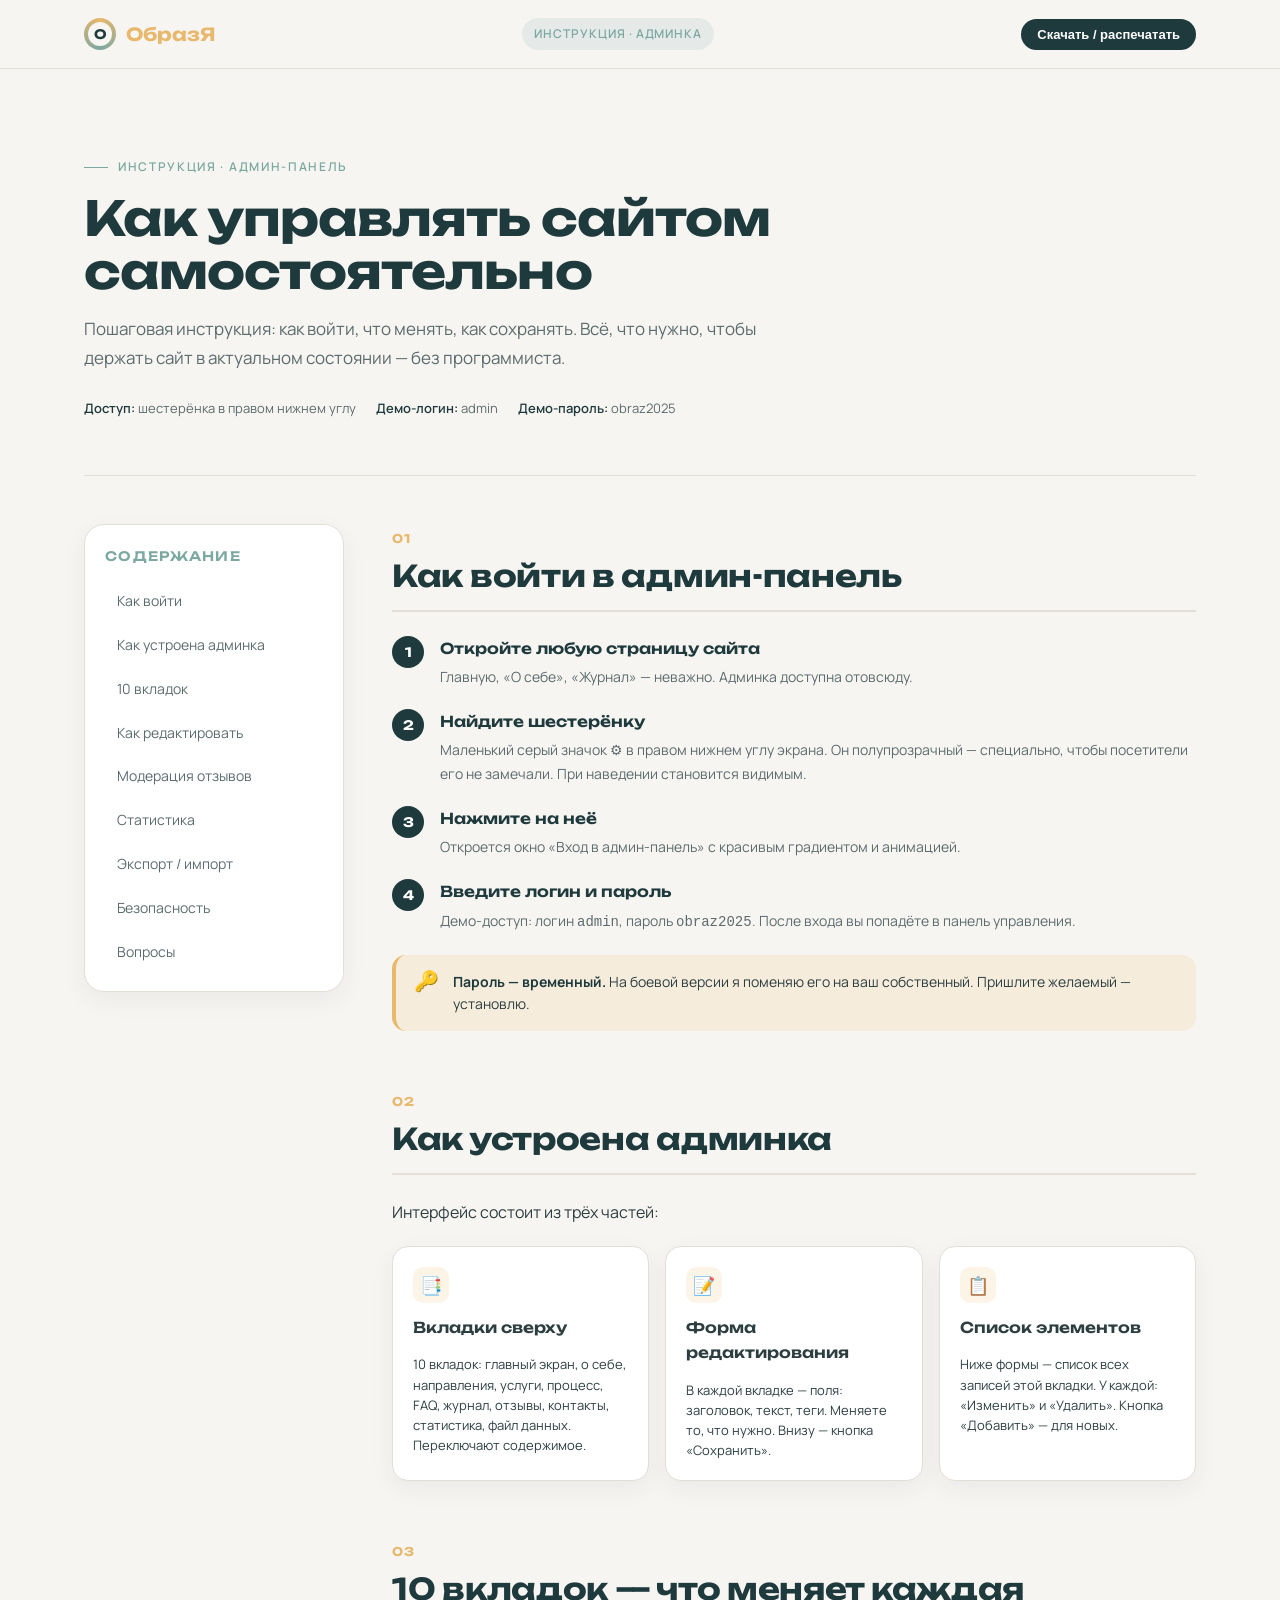
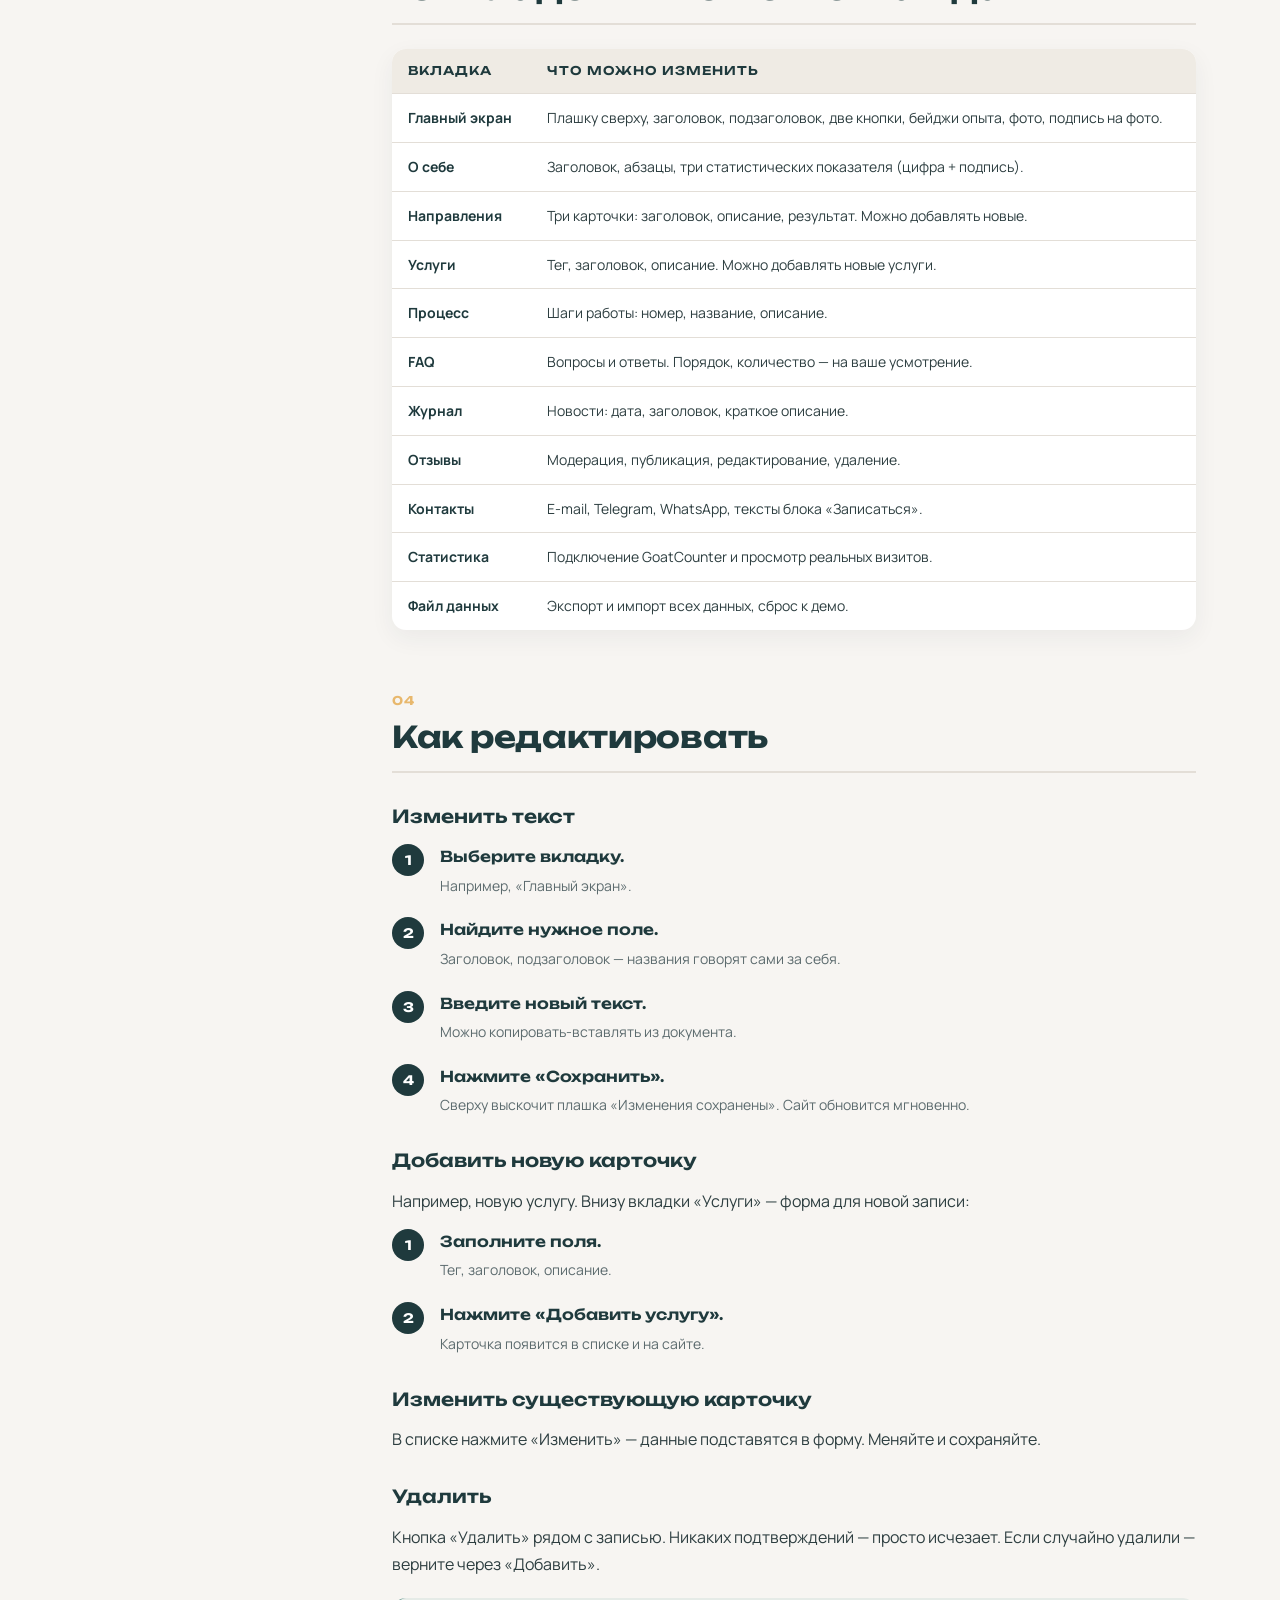
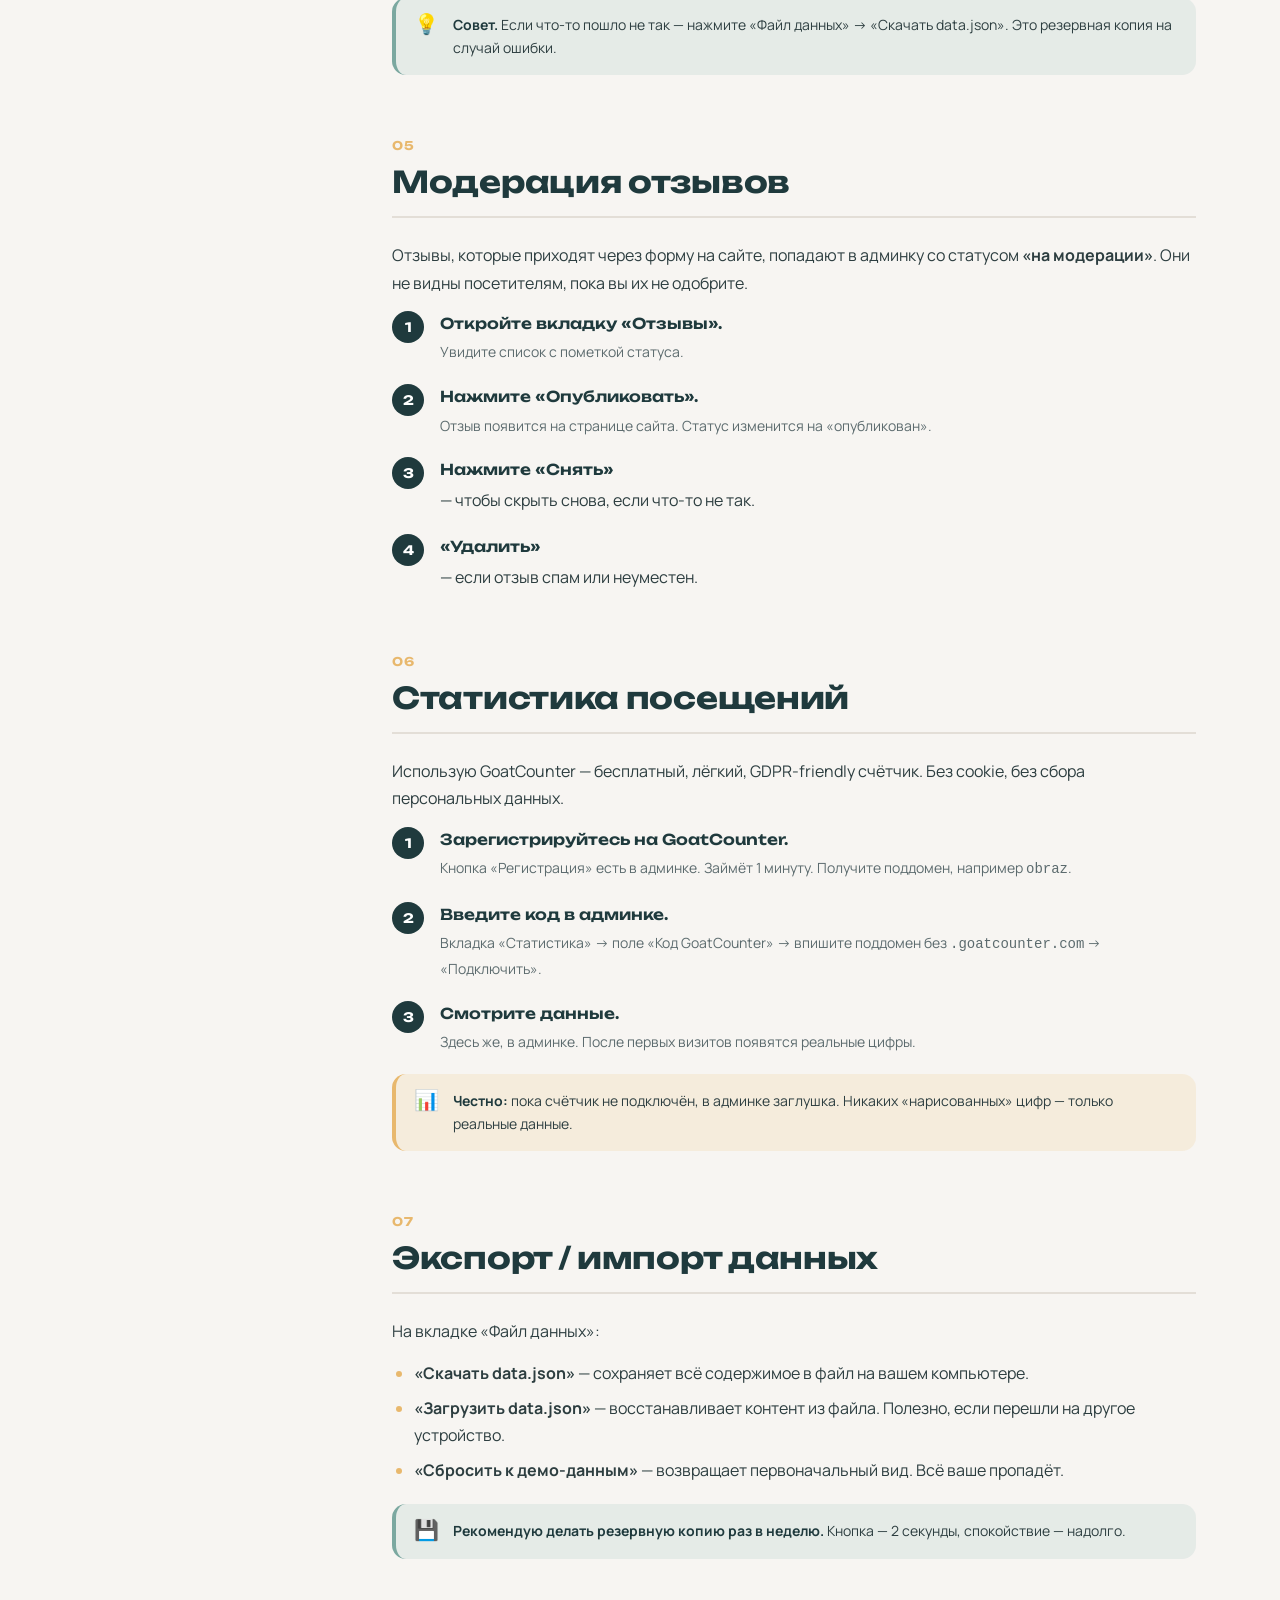
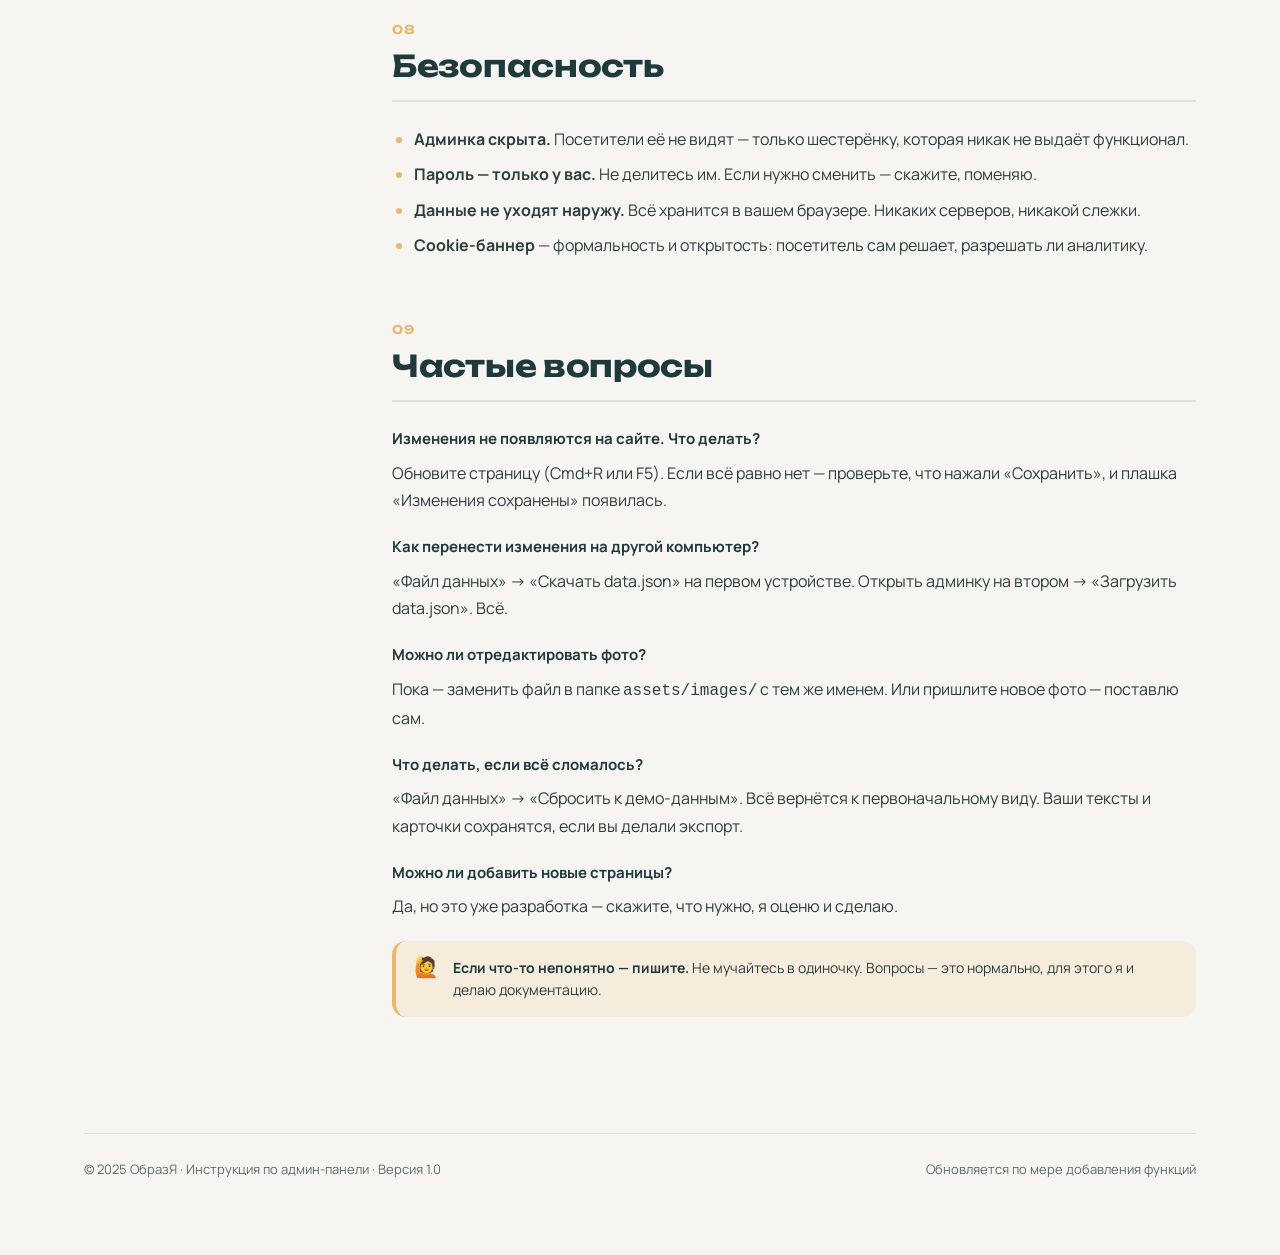
<file: docs/admin-guide.html>
<!DOCTYPE html>
<html lang="ru">
<head>
    <meta charset="UTF-8">
    <meta name="viewport" content="width=device-width, initial-scale=1.0">
    <title>Инструкция по админ-панели — ОбразЯ</title>
    <link rel="preconnect" href="https://fonts.googleapis.com">
    <link rel="preconnect" href="https://fonts.gstatic.com" crossorigin>
    <link href="https://fonts.googleapis.com/css2?family=Manrope:wght@400;500;600;700&family=Unbounded:wght@600;700&display=swap" rel="stylesheet">
    <link rel="stylesheet" href="doc-style.css">
</head>
<body>
    <header class="doc-header">
        <div class="doc-header__inner">
            <a href="welcome.html" class="doc-logo">
                <span class="doc-logo__mark"></span>
                <span>Образ<span>Я</span></span>
            </a>
            <span class="doc-header__tag">Инструкция · Админка</span>
            <button class="doc-header__print" onclick="window.print()">Скачать / распечатать</button>
        </div>
    </header>

    <main class="doc-main">
        <div class="doc-hero">
            <p class="doc-hero__eyebrow">Инструкция · Админ-панель</p>
            <h1 class="doc-hero__title">Как управлять сайтом самостоятельно</h1>
            <p class="doc-hero__text">Пошаговая инструкция: как войти, что менять, как сохранять. Всё, что нужно, чтобы держать сайт в актуальном состоянии — без программиста.</p>
            <div class="doc-hero__meta">
                <span><strong>Доступ:</strong> шестерёнка в правом нижнем углу</span>
                <span><strong>Демо-логин:</strong> admin</span>
                <span><strong>Демо-пароль:</strong> obraz2025</span>
            </div>
        </div>

        <div class="doc-layout">
            <aside class="doc-toc">
                <p class="doc-toc__title">Содержание</p>
                <ul class="doc-toc__list">
                    <li><a href="#login">Как войти</a></li>
                    <li><a href="#interface">Как устроена админка</a></li>
                    <li><a href="#tabs">10 вкладок</a></li>
                    <li><a href="#howto">Как редактировать</a></li>
                    <li><a href="#reviews">Модерация отзывов</a></li>
                    <li><a href="#stats">Статистика</a></li>
                    <li><a href="#export">Экспорт / импорт</a></li>
                    <li><a href="#safety">Безопасность</a></li>
                    <li><a href="#faq">Вопросы</a></li>
                </ul>
            </aside>

            <article>
                <section class="doc-section" id="login">
                    <div class="doc-section__head">
                        <span class="doc-section__num">01</span>
                        <h2 class="doc-section__title">Как войти в админ-панель</h2>
                    </div>
                    <ol class="doc-steps">
                        <li>
                            <strong>Откройте любую страницу сайта</strong>
                            <p>Главную, «О себе», «Журнал» — неважно. Админка доступна отовсюду.</p>
                        </li>
                        <li>
                            <strong>Найдите шестерёнку</strong>
                            <p>Маленький серый значок ⚙ в правом нижнем углу экрана. Он полупрозрачный — специально, чтобы посетители его не замечали. При наведении становится видимым.</p>
                        </li>
                        <li>
                            <strong>Нажмите на неё</strong>
                            <p>Откроется окно «Вход в админ-панель» с красивым градиентом и анимацией.</p>
                        </li>
                        <li>
                            <strong>Введите логин и пароль</strong>
                            <p>Демо-доступ: логин <code>admin</code>, пароль <code>obraz2025</code>. После входа вы попадёте в панель управления.</p>
                        </li>
                    </ol>

                    <div class="doc-callout doc-callout--accent">
                        <span class="doc-callout__icon">🔑</span>
                        <p><strong>Пароль — временный.</strong> На боевой версии я поменяю его на ваш собственный. Пришлите желаемый — установлю.</p>
                    </div>
                </section>

                <section class="doc-section" id="interface">
                    <div class="doc-section__head">
                        <span class="doc-section__num">02</span>
                        <h2 class="doc-section__title">Как устроена админка</h2>
                    </div>
                    <p>Интерфейс состоит из трёх частей:</p>
                    <div class="doc-cards">
                        <div class="doc-card">
                            <div class="doc-card__icon">📑</div>
                            <p class="doc-card__title">Вкладки сверху</p>
                            <p class="doc-card__text">10 вкладок: главный экран, о себе, направления, услуги, процесс, FAQ, журнал, отзывы, контакты, статистика, файл данных. Переключают содержимое.</p>
                        </div>
                        <div class="doc-card">
                            <div class="doc-card__icon">📝</div>
                            <p class="doc-card__title">Форма редактирования</p>
                            <p class="doc-card__text">В каждой вкладке — поля: заголовок, текст, теги. Меняете то, что нужно. Внизу — кнопка «Сохранить».</p>
                        </div>
                        <div class="doc-card">
                            <div class="doc-card__icon">📋</div>
                            <p class="doc-card__title">Список элементов</p>
                            <p class="doc-card__text">Ниже формы — список всех записей этой вкладки. У каждой: «Изменить» и «Удалить». Кнопка «Добавить» — для новых.</p>
                        </div>
                    </div>
                </section>

                <section class="doc-section" id="tabs">
                    <div class="doc-section__head">
                        <span class="doc-section__num">03</span>
                        <h2 class="doc-section__title">10 вкладок — что меняет каждая</h2>
                    </div>
                    <table class="doc-table">
                        <thead><tr><th>Вкладка</th><th>Что можно изменить</th></tr></thead>
                        <tbody>
                            <tr><td><strong>Главный экран</strong></td><td>Плашку сверху, заголовок, подзаголовок, две кнопки, бейджи опыта, фото, подпись на фото.</td></tr>
                            <tr><td><strong>О себе</strong></td><td>Заголовок, абзацы, три статистических показателя (цифра + подпись).</td></tr>
                            <tr><td><strong>Направления</strong></td><td>Три карточки: заголовок, описание, результат. Можно добавлять новые.</td></tr>
                            <tr><td><strong>Услуги</strong></td><td>Тег, заголовок, описание. Можно добавлять новые услуги.</td></tr>
                            <tr><td><strong>Процесс</strong></td><td>Шаги работы: номер, название, описание.</td></tr>
                            <tr><td><strong>FAQ</strong></td><td>Вопросы и ответы. Порядок, количество — на ваше усмотрение.</td></tr>
                            <tr><td><strong>Журнал</strong></td><td>Новости: дата, заголовок, краткое описание.</td></tr>
                            <tr><td><strong>Отзывы</strong></td><td>Модерация, публикация, редактирование, удаление.</td></tr>
                            <tr><td><strong>Контакты</strong></td><td>E-mail, Telegram, WhatsApp, тексты блока «Записаться».</td></tr>
                            <tr><td><strong>Статистика</strong></td><td>Подключение GoatCounter и просмотр реальных визитов.</td></tr>
                            <tr><td><strong>Файл данных</strong></td><td>Экспорт и импорт всех данных, сброс к демо.</td></tr>
                        </tbody>
                    </table>
                </section>

                <section class="doc-section" id="howto">
                    <div class="doc-section__head">
                        <span class="doc-section__num">04</span>
                        <h2 class="doc-section__title">Как редактировать</h2>
                    </div>

                    <h3>Изменить текст</h3>
                    <ol class="doc-steps">
                        <li><strong>Выберите вкладку.</strong><p>Например, «Главный экран».</p></li>
                        <li><strong>Найдите нужное поле.</strong><p>Заголовок, подзаголовок — названия говорят сами за себя.</p></li>
                        <li><strong>Введите новый текст.</strong><p>Можно копировать-вставлять из документа.</p></li>
                        <li><strong>Нажмите «Сохранить».</strong><p>Сверху выскочит плашка «Изменения сохранены». Сайт обновится мгновенно.</p></li>
                    </ol>

                    <h3>Добавить новую карточку</h3>
                    <p>Например, новую услугу. Внизу вкладки «Услуги» — форма для новой записи:</p>
                    <ol class="doc-steps">
                        <li><strong>Заполните поля.</strong><p>Тег, заголовок, описание.</p></li>
                        <li><strong>Нажмите «Добавить услугу».</strong><p>Карточка появится в списке и на сайте.</p></li>
                    </ol>

                    <h3>Изменить существующую карточку</h3>
                    <p>В списке нажмите «Изменить» — данные подставятся в форму. Меняйте и сохраняйте.</p>

                    <h3>Удалить</h3>
                    <p>Кнопка «Удалить» рядом с записью. Никаких подтверждений — просто исчезает. Если случайно удалили — верните через «Добавить».</p>

                    <div class="doc-callout">
                        <span class="doc-callout__icon">💡</span>
                        <p><strong>Совет.</strong> Если что-то пошло не так — нажмите «Файл данных» → «Скачать data.json». Это резервная копия на случай ошибки.</p>
                    </div>
                </section>

                <section class="doc-section" id="reviews">
                    <div class="doc-section__head">
                        <span class="doc-section__num">05</span>
                        <h2 class="doc-section__title">Модерация отзывов</h2>
                    </div>
                    <p>Отзывы, которые приходят через форму на сайте, попадают в админку со статусом <strong>«на модерации»</strong>. Они не видны посетителям, пока вы их не одобрите.</p>
                    <ol class="doc-steps">
                        <li><strong>Откройте вкладку «Отзывы».</strong><p>Увидите список с пометкой статуса.</p></li>
                        <li><strong>Нажмите «Опубликовать».</strong><p>Отзыв появится на странице сайта. Статус изменится на «опубликован».</p></li>
                        <li><strong>Нажмите «Снять»</strong> — чтобы скрыть снова, если что-то не так.</li>
                        <li><strong>«Удалить»</strong> — если отзыв спам или неуместен.</li>
                    </ol>
                </section>

                <section class="doc-section" id="stats">
                    <div class="doc-section__head">
                        <span class="doc-section__num">06</span>
                        <h2 class="doc-section__title">Статистика посещений</h2>
                    </div>
                    <p>Использую GoatCounter — бесплатный, лёгкий, GDPR-friendly счётчик. Без cookie, без сбора персональных данных.</p>
                    <ol class="doc-steps">
                        <li><strong>Зарегистрируйтесь на GoatCounter.</strong><p>Кнопка «Регистрация» есть в админке. Займёт 1 минуту. Получите поддомен, например <code>obraz</code>.</p></li>
                        <li><strong>Введите код в админке.</strong><p>Вкладка «Статистика» → поле «Код GoatCounter» → впишите поддомен без <code>.goatcounter.com</code> → «Подключить».</p></li>
                        <li><strong>Смотрите данные.</strong><p>Здесь же, в админке. После первых визитов появятся реальные цифры.</p></li>
                    </ol>

                    <div class="doc-callout doc-callout--accent">
                        <span class="doc-callout__icon">📊</span>
                        <p><strong>Честно:</strong> пока счётчик не подключён, в админке заглушка. Никаких «нарисованных» цифр — только реальные данные.</p>
                    </div>
                </section>

                <section class="doc-section" id="export">
                    <div class="doc-section__head">
                        <span class="doc-section__num">07</span>
                        <h2 class="doc-section__title">Экспорт / импорт данных</h2>
                    </div>
                    <p>На вкладке «Файл данных»:</p>
                    <ul>
                        <li><strong>«Скачать data.json»</strong> — сохраняет всё содержимое в файл на вашем компьютере.</li>
                        <li><strong>«Загрузить data.json»</strong> — восстанавливает контент из файла. Полезно, если перешли на другое устройство.</li>
                        <li><strong>«Сбросить к демо-данным»</strong> — возвращает первоначальный вид. Всё ваше пропадёт.</li>
                    </ul>
                    <div class="doc-callout">
                        <span class="doc-callout__icon">💾</span>
                        <p><strong>Рекомендую делать резервную копию раз в неделю.</strong> Кнопка — 2 секунды, спокойствие — надолго.</p>
                    </div>
                </section>

                <section class="doc-section" id="safety">
                    <div class="doc-section__head">
                        <span class="doc-section__num">08</span>
                        <h2 class="doc-section__title">Безопасность</h2>
                    </div>
                    <ul>
                        <li><strong>Админка скрыта.</strong> Посетители её не видят — только шестерёнку, которая никак не выдаёт функционал.</li>
                        <li><strong>Пароль — только у вас.</strong> Не делитесь им. Если нужно сменить — скажите, поменяю.</li>
                        <li><strong>Данные не уходят наружу.</strong> Всё хранится в вашем браузере. Никаких серверов, никакой слежки.</li>
                        <li><strong>Cookie-баннер</strong> — формальность и открытость: посетитель сам решает, разрешать ли аналитику.</li>
                    </ul>
                </section>

                <section class="doc-section" id="faq">
                    <div class="doc-section__head">
                        <span class="doc-section__num">09</span>
                        <h2 class="doc-section__title">Частые вопросы</h2>
                    </div>

                    <h4>Изменения не появляются на сайте. Что делать?</h4>
                    <p>Обновите страницу (Cmd+R или F5). Если всё равно нет — проверьте, что нажали «Сохранить», и плашка «Изменения сохранены» появилась.</p>

                    <h4>Как перенести изменения на другой компьютер?</h4>
                    <p>«Файл данных» → «Скачать data.json» на первом устройстве. Открыть админку на втором → «Загрузить data.json». Всё.</p>

                    <h4>Можно ли отредактировать фото?</h4>
                    <p>Пока — заменить файл в папке <code>assets/images/</code> с тем же именем. Или пришлите новое фото — поставлю сам.</p>

                    <h4>Что делать, если всё сломалось?</h4>
                    <p>«Файл данных» → «Сбросить к демо-данным». Всё вернётся к первоначальному виду. Ваши тексты и карточки сохранятся, если вы делали экспорт.</p>

                    <h4>Можно ли добавить новые страницы?</h4>
                    <p>Да, но это уже разработка — скажите, что нужно, я оценю и сделаю.</p>

                    <div class="doc-callout doc-callout--accent">
                        <span class="doc-callout__icon">🙋</span>
                        <p><strong>Если что-то непонятно — пишите.</strong> Не мучайтесь в одиночку. Вопросы — это нормально, для этого я и делаю документацию.</p>
                    </div>
                </section>
            </article>
        </div>

        <div class="doc-footer">
            <span>© 2025 ОбразЯ · Инструкция по админ-панели · Версия 1.0</span>
            <span>Обновляется по мере добавления функций</span>
        </div>
    </main>
</body>
</html>
</file>
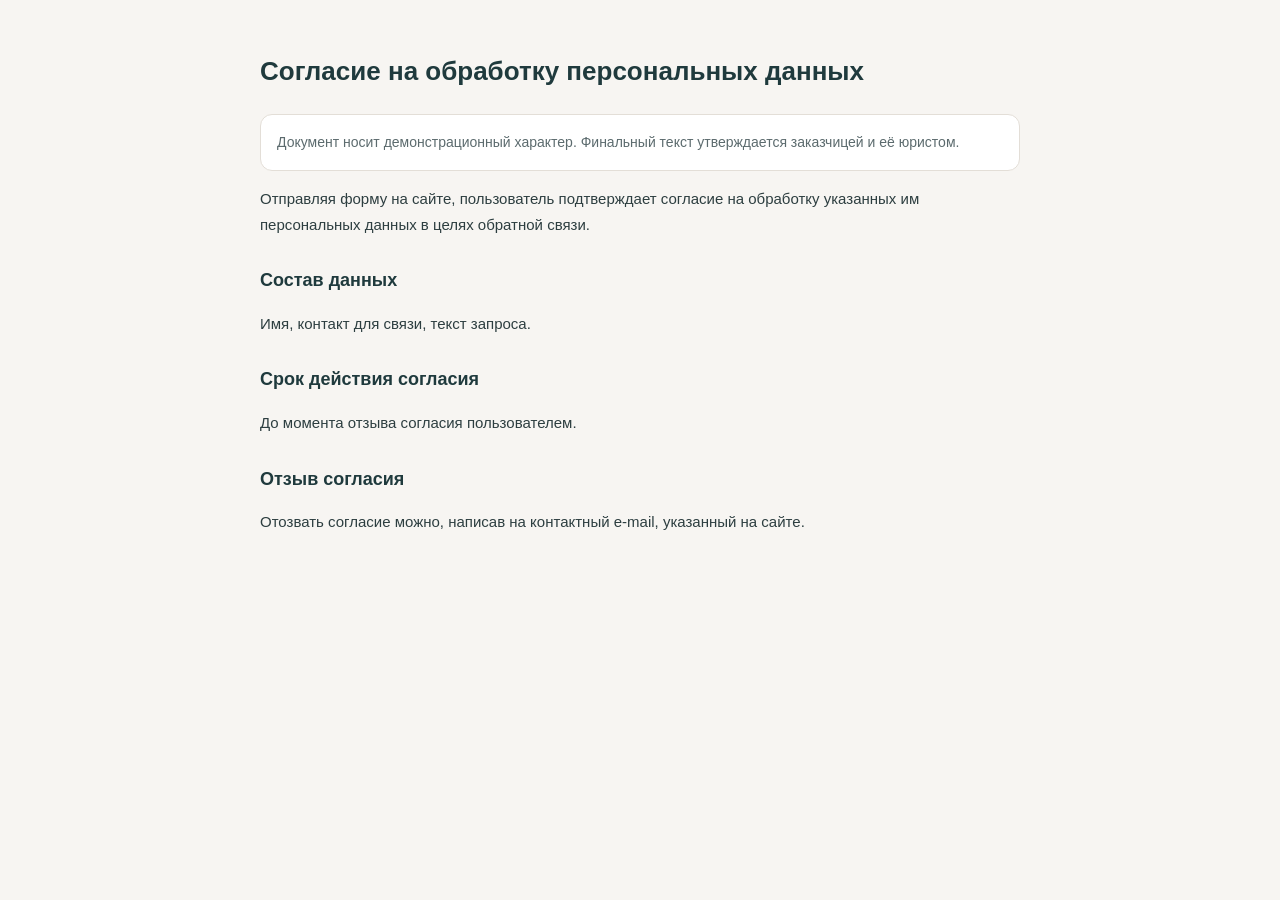
<file: docs/consent.html>
<!DOCTYPE html>
<html lang="ru">
<head>
    <meta charset="UTF-8">
    <meta name="viewport" content="width=device-width, initial-scale=1.0">
    <title>Согласие на обработку персональных данных</title>
    <style>
        body { font-family: -apple-system, "Segoe UI", Roboto, sans-serif; max-width: 760px; margin: 0 auto; padding: 32px 24px; color: #2D3E40; line-height: 1.7; background: #F7F5F2; }
        h1 { font-size: 26px; color: #1F3A3D; margin-bottom: 20px; }
        h2 { font-size: 18px; color: #1F3A3D; margin-top: 28px; }
        p, li { font-size: 15px; }
        .note { background: #fff; border: 1px solid #E3DED7; border-radius: 12px; padding: 16px; font-size: 14px; color: #5C6B6E; }
    </style>
</head>
<body>
    <h1>Согласие на обработку персональных данных</h1>
    <p class="note">Документ носит демонстрационный характер. Финальный текст утверждается заказчицей и её юристом.</p>
    <p>Отправляя форму на сайте, пользователь подтверждает согласие на обработку указанных им персональных данных в целях обратной связи.</p>
    <h2>Состав данных</h2>
    <p>Имя, контакт для связи, текст запроса.</p>
    <h2>Срок действия согласия</h2>
    <p>До момента отзыва согласия пользователем.</p>
    <h2>Отзыв согласия</h2>
    <p>Отозвать согласие можно, написав на контактный e-mail, указанный на сайте.</p>
</body>
</html>
</file>
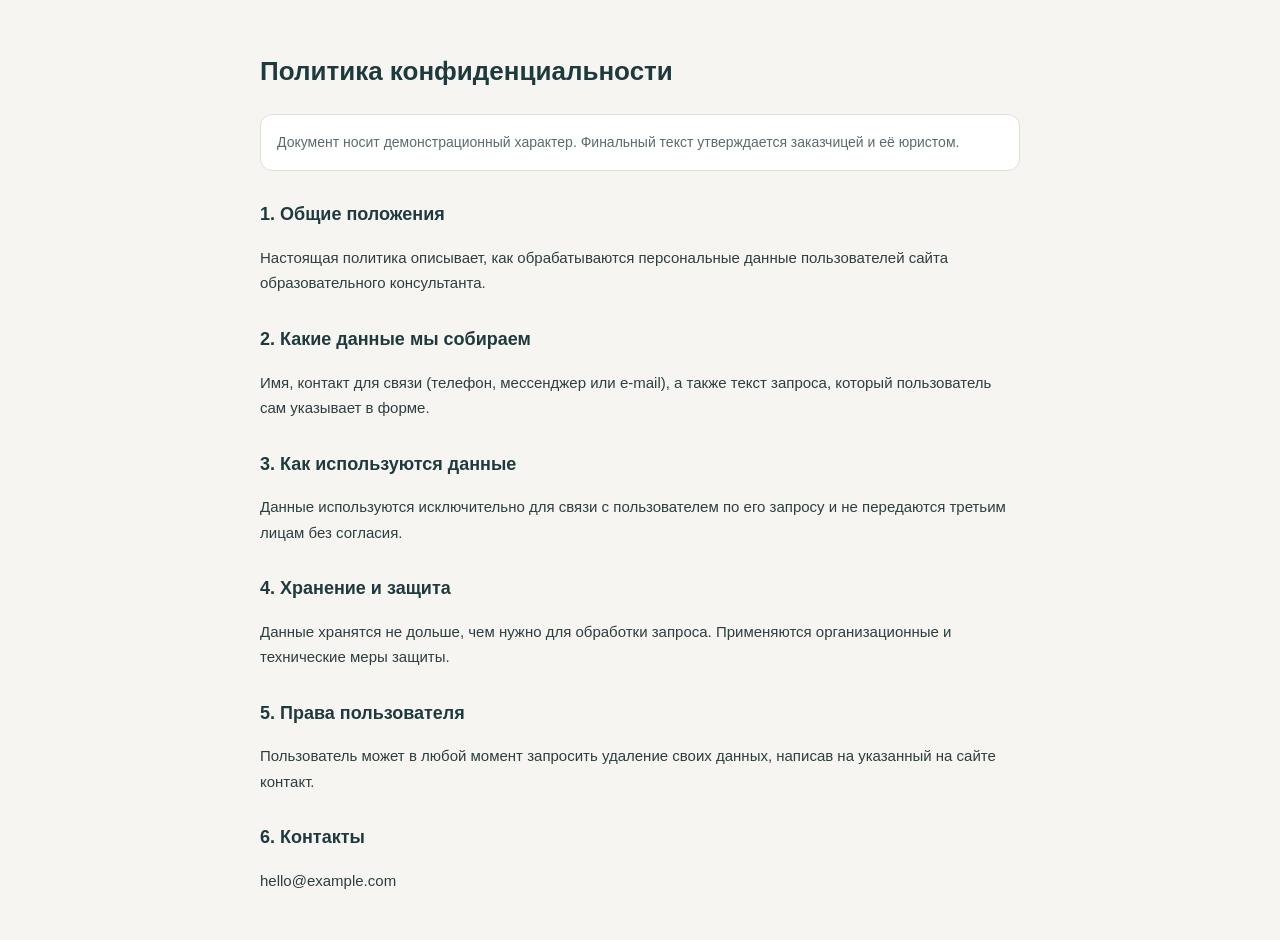
<file: docs/privacy.html>
<!DOCTYPE html>
<html lang="ru">
<head>
    <meta charset="UTF-8">
    <meta name="viewport" content="width=device-width, initial-scale=1.0">
    <title>Политика конфиденциальности</title>
    <style>
        body { font-family: -apple-system, "Segoe UI", Roboto, sans-serif; max-width: 760px; margin: 0 auto; padding: 32px 24px; color: #2D3E40; line-height: 1.7; background: #F7F5F2; }
        h1 { font-size: 26px; color: #1F3A3D; margin-bottom: 20px; }
        h2 { font-size: 18px; color: #1F3A3D; margin-top: 28px; }
        p, li { font-size: 15px; }
        a { color: #7BA8A0; }
        .note { background: #fff; border: 1px solid #E3DED7; border-radius: 12px; padding: 16px; font-size: 14px; color: #5C6B6E; }
    </style>
</head>
<body>
    <h1>Политика конфиденциальности</h1>
    <p class="note">Документ носит демонстрационный характер. Финальный текст утверждается заказчицей и её юристом.</p>
    <h2>1. Общие положения</h2>
    <p>Настоящая политика описывает, как обрабатываются персональные данные пользователей сайта образовательного консультанта.</p>
    <h2>2. Какие данные мы собираем</h2>
    <p>Имя, контакт для связи (телефон, мессенджер или e-mail), а также текст запроса, который пользователь сам указывает в форме.</p>
    <h2>3. Как используются данные</h2>
    <p>Данные используются исключительно для связи с пользователем по его запросу и не передаются третьим лицам без согласия.</p>
    <h2>4. Хранение и защита</h2>
    <p>Данные хранятся не дольше, чем нужно для обработки запроса. Применяются организационные и технические меры защиты.</p>
    <h2>5. Права пользователя</h2>
    <p>Пользователь может в любой момент запросить удаление своих данных, написав на указанный на сайте контакт.</p>
    <h2>6. Контакты</h2>
    <p>hello@example.com</p>
</body>
</html>
</file>
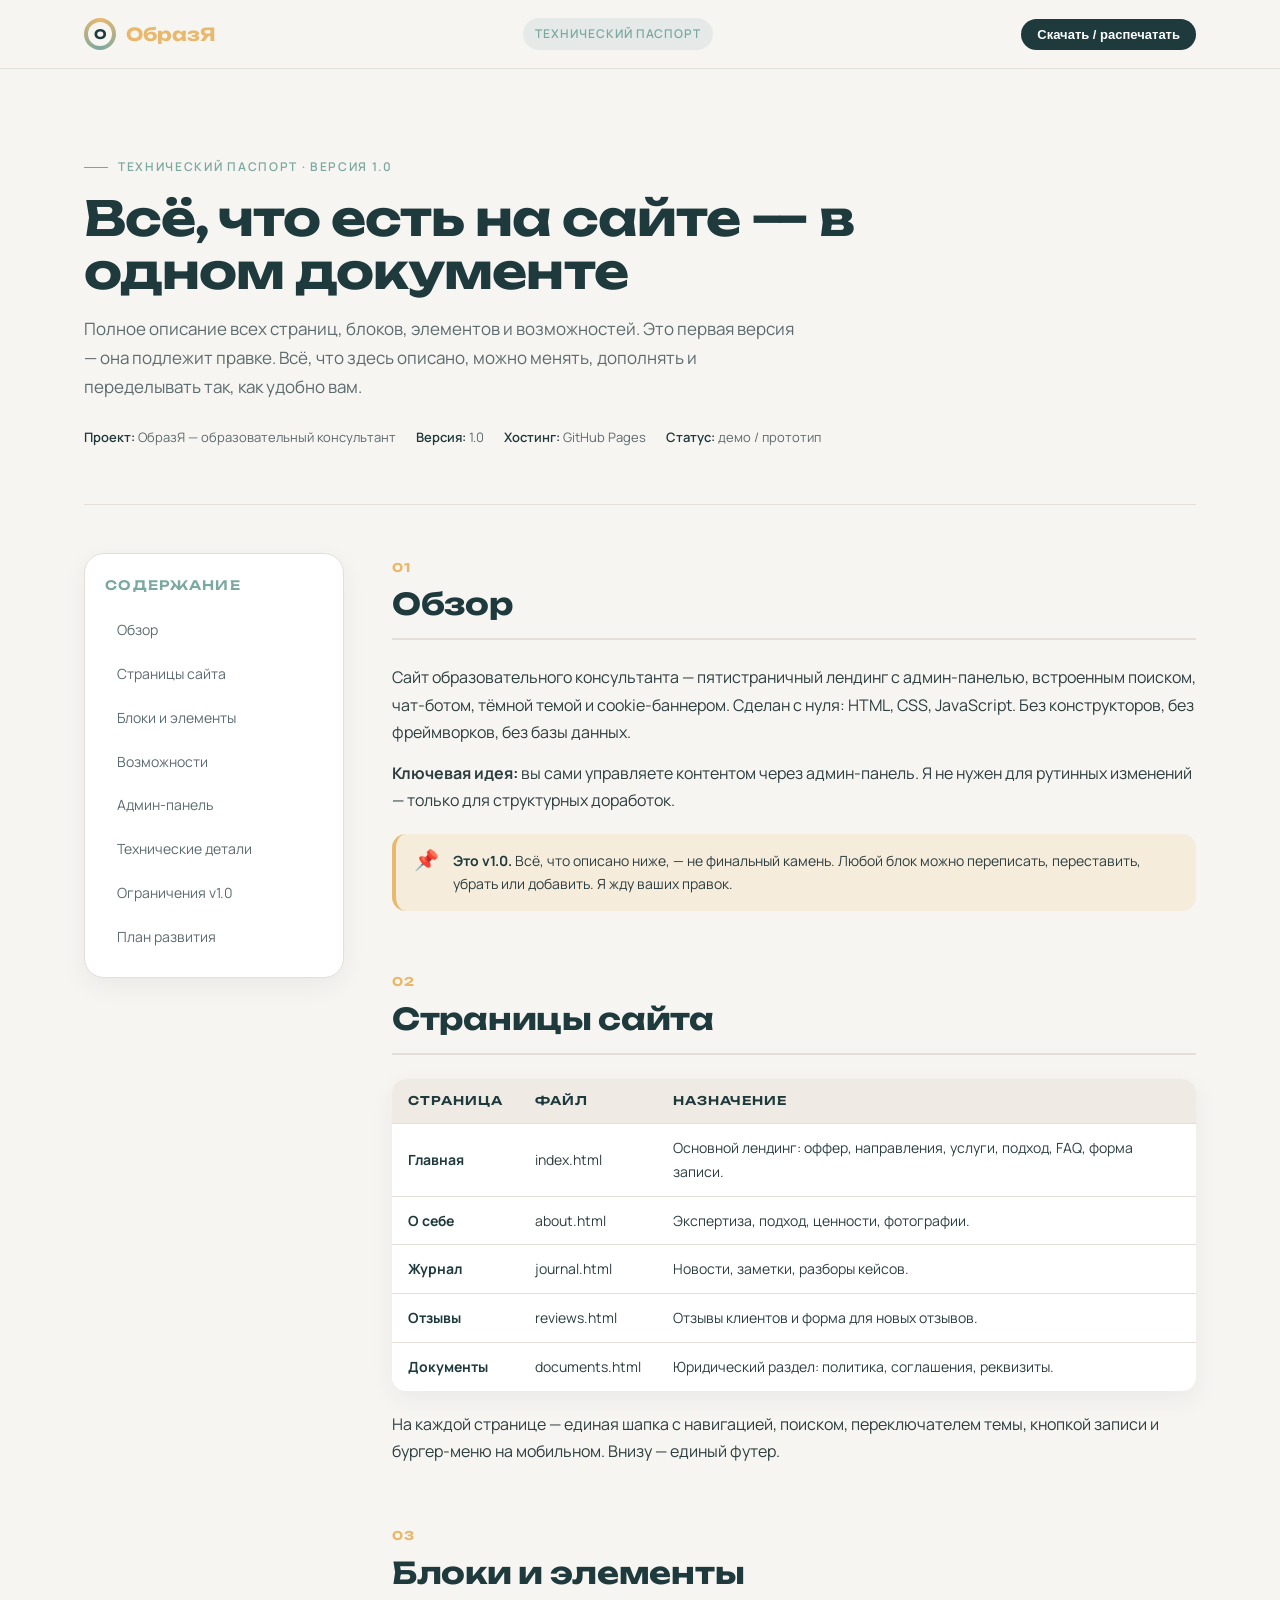
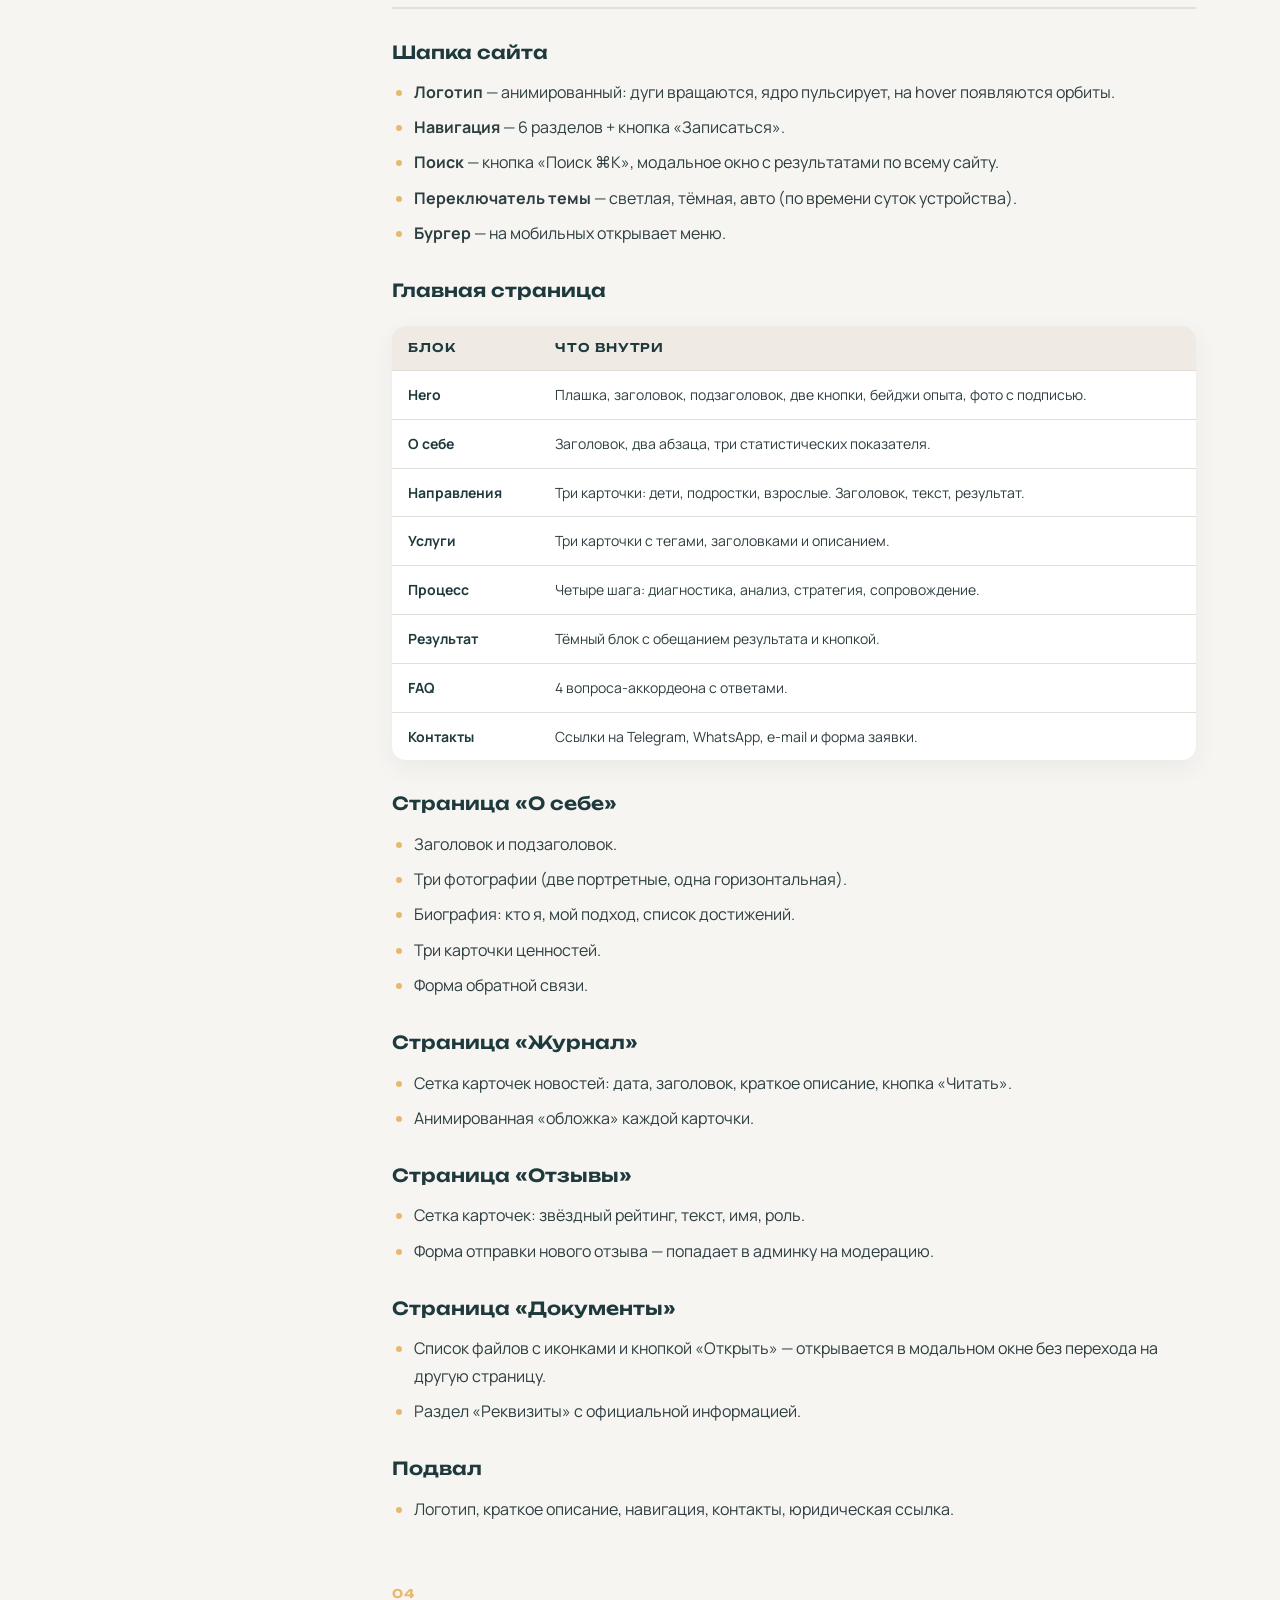
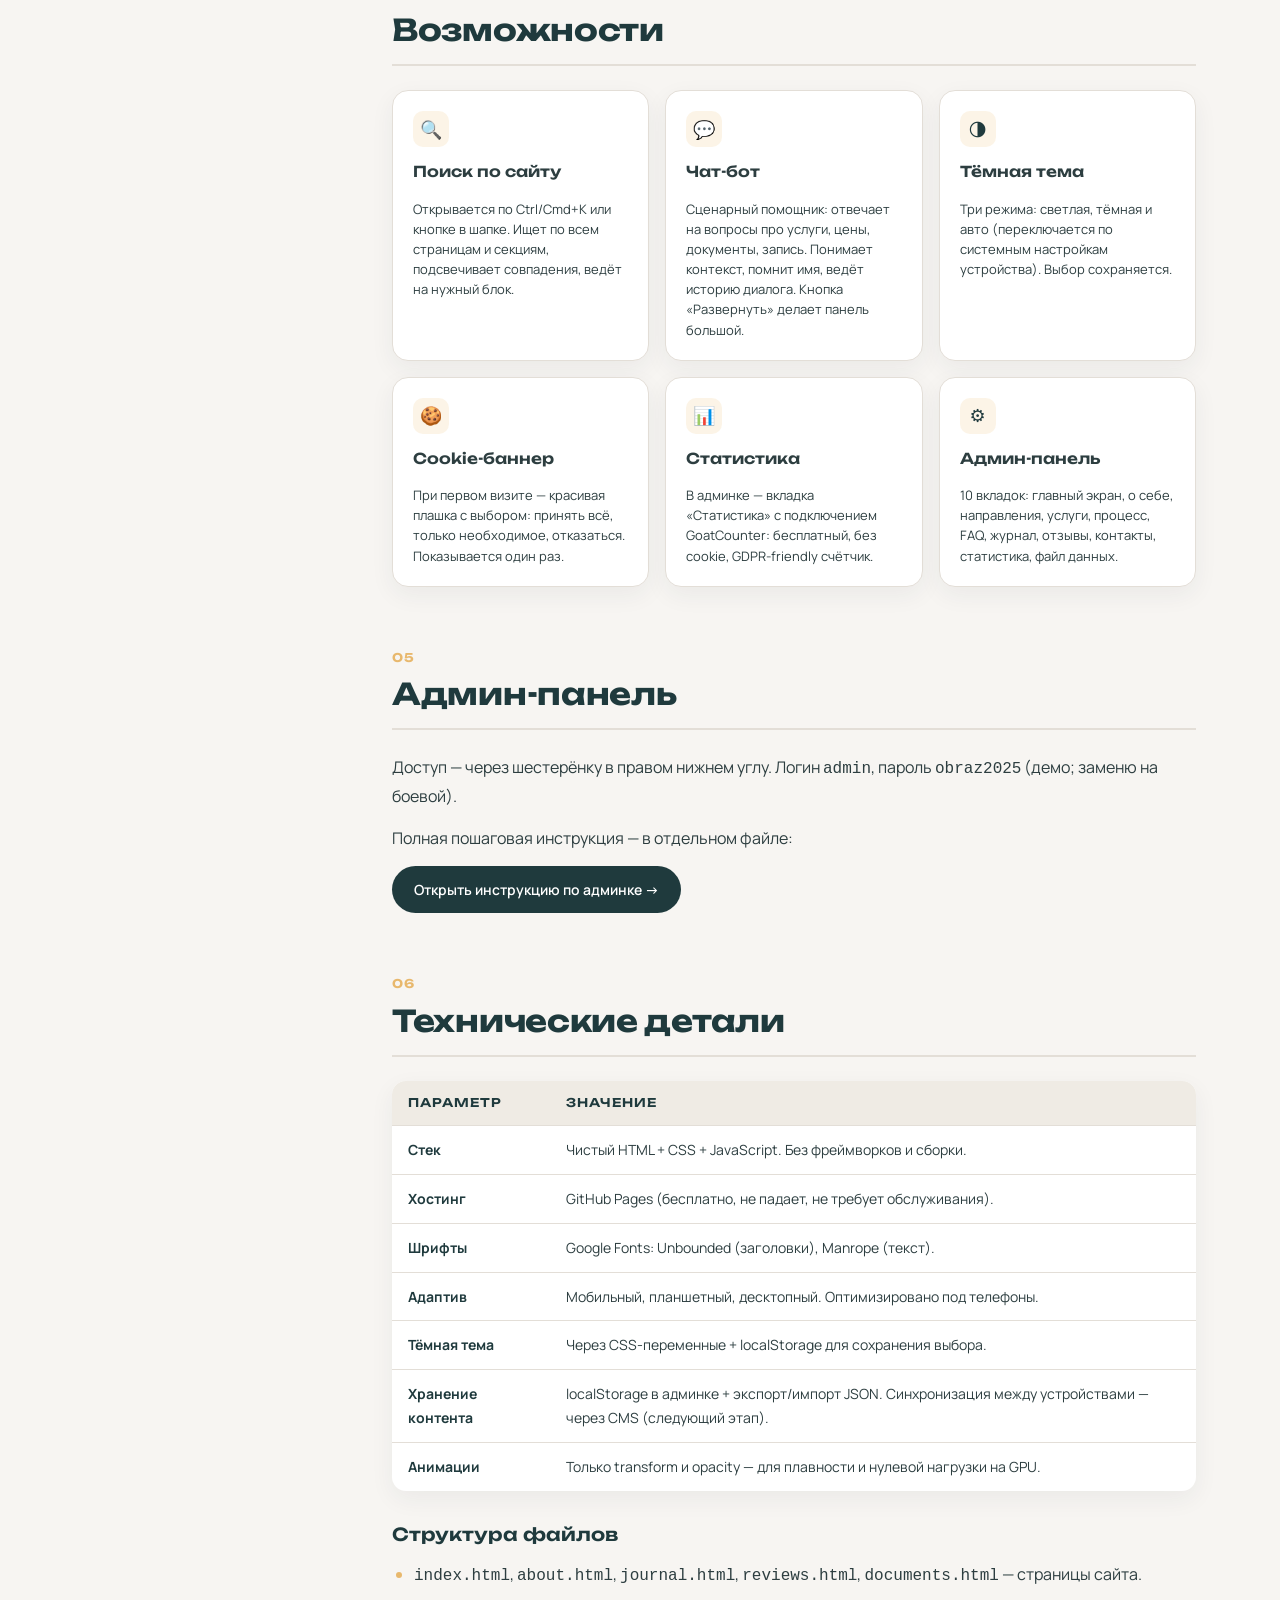
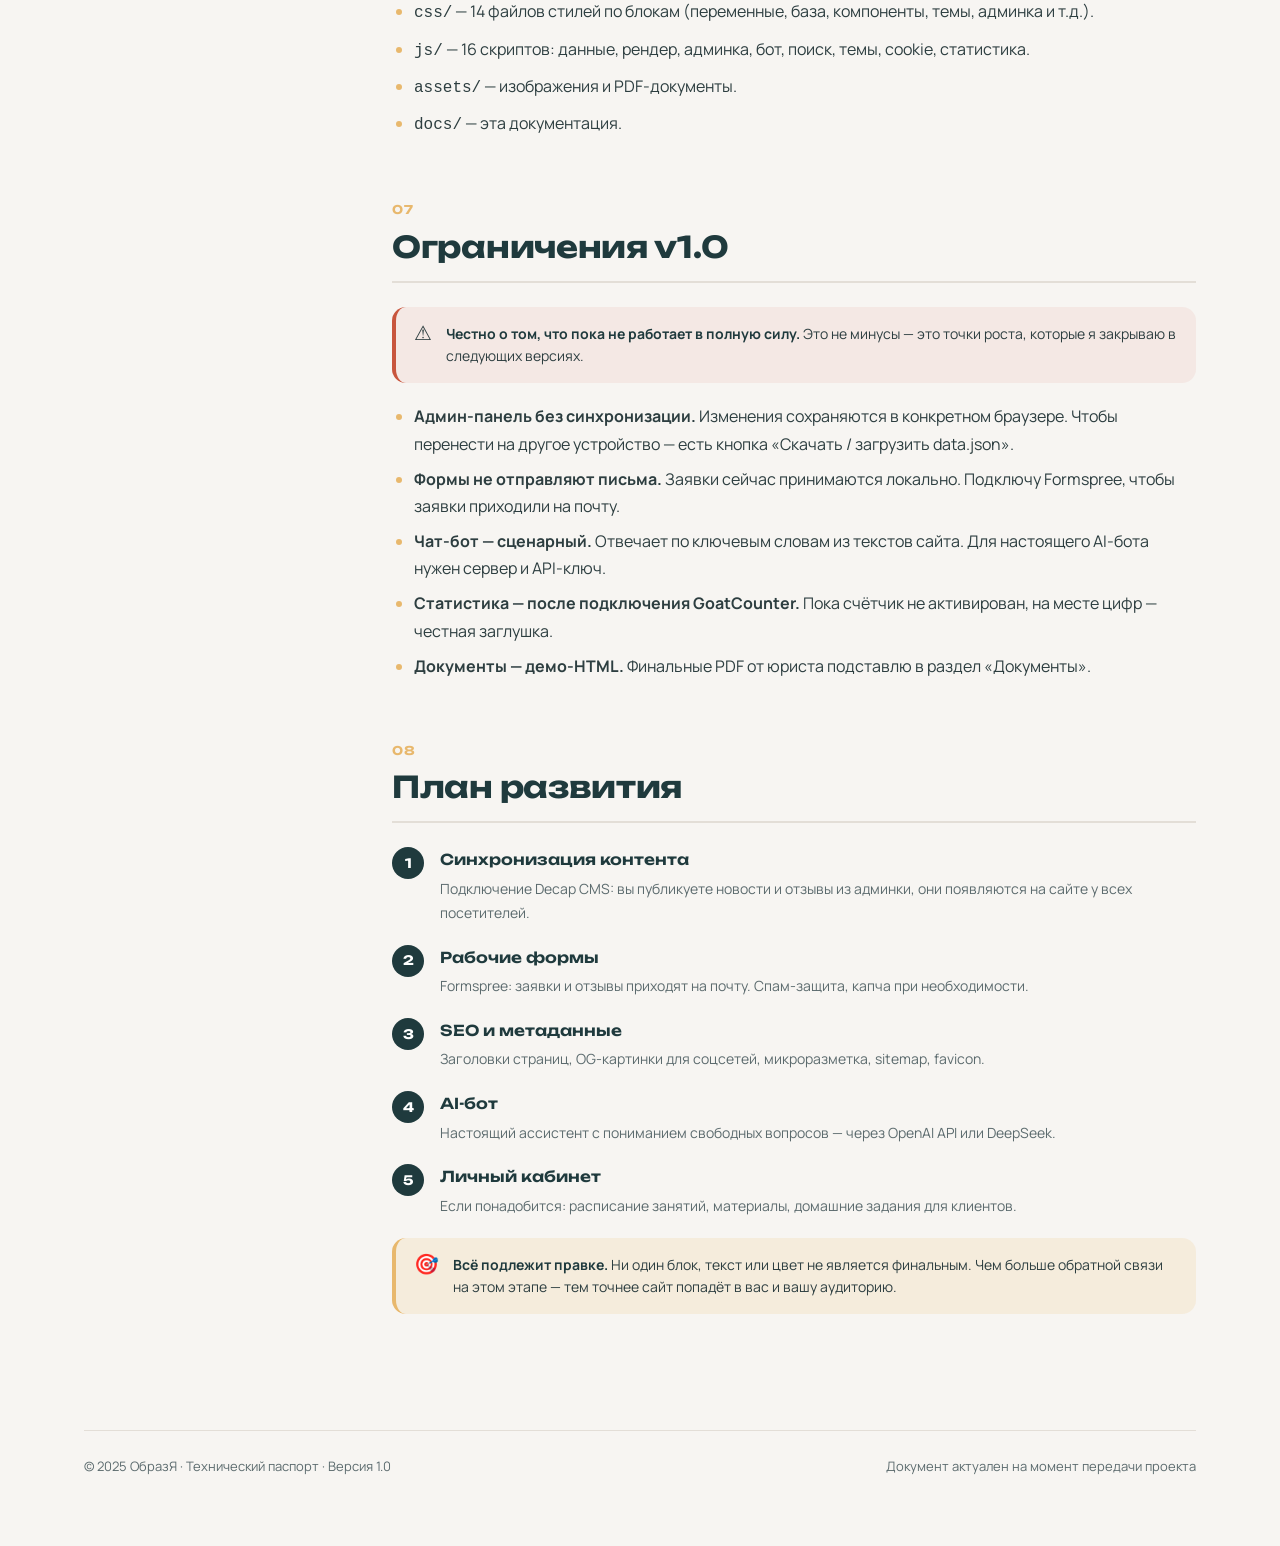
<file: docs/readme.html>
<!DOCTYPE html>
<html lang="ru">
<head>
    <meta charset="UTF-8">
    <meta name="viewport" content="width=device-width, initial-scale=1.0">
    <title>Технический паспорт сайта — ОбразЯ</title>
    <link rel="preconnect" href="https://fonts.googleapis.com">
    <link rel="preconnect" href="https://fonts.gstatic.com" crossorigin>
    <link href="https://fonts.googleapis.com/css2?family=Manrope:wght@400;500;600;700&family=Unbounded:wght@600;700&display=swap" rel="stylesheet">
    <link rel="stylesheet" href="doc-style.css">
</head>
<body>
    <header class="doc-header">
        <div class="doc-header__inner">
            <a href="welcome.html" class="doc-logo">
                <span class="doc-logo__mark"></span>
                <span>Образ<span>Я</span></span>
            </a>
            <span class="doc-header__tag">Технический паспорт</span>
            <button class="doc-header__print" onclick="window.print()">Скачать / распечатать</button>
        </div>
    </header>

    <main class="doc-main">
        <div class="doc-hero">
            <p class="doc-hero__eyebrow">Технический паспорт · Версия 1.0</p>
            <h1 class="doc-hero__title">Всё, что есть на сайте — в одном документе</h1>
            <p class="doc-hero__text">Полное описание всех страниц, блоков, элементов и возможностей. Это первая версия — она подлежит правке. Всё, что здесь описано, можно менять, дополнять и переделывать так, как удобно вам.</p>
            <div class="doc-hero__meta">
                <span><strong>Проект:</strong> ОбразЯ — образовательный консультант</span>
                <span><strong>Версия:</strong> 1.0</span>
                <span><strong>Хостинг:</strong> GitHub Pages</span>
                <span><strong>Статус:</strong> демо / прототип</span>
            </div>
        </div>

        <div class="doc-layout">
            <aside class="doc-toc">
                <p class="doc-toc__title">Содержание</p>
                <ul class="doc-toc__list">
                    <li><a href="#overview">Обзор</a></li>
                    <li><a href="#pages">Страницы сайта</a></li>
                    <li><a href="#blocks">Блоки и элементы</a></li>
                    <li><a href="#features">Возможности</a></li>
                    <li><a href="#admin">Админ-панель</a></li>
                    <li><a href="#tech">Технические детали</a></li>
                    <li><a href="#limits">Ограничения v1.0</a></li>
                    <li><a href="#plan">План развития</a></li>
                </ul>
            </aside>

            <article>
                <section class="doc-section" id="overview">
                    <div class="doc-section__head">
                        <span class="doc-section__num">01</span>
                        <h2 class="doc-section__title">Обзор</h2>
                    </div>
                    <p>Сайт образовательного консультанта — пятистраничный лендинг с админ-панелью, встроенным поиском, чат-ботом, тёмной темой и cookie-баннером. Сделан с нуля: HTML, CSS, JavaScript. Без конструкторов, без фреймворков, без базы данных.</p>
                    <p><strong>Ключевая идея:</strong> вы сами управляете контентом через админ-панель. Я не нужен для рутинных изменений — только для структурных доработок.</p>
                    <div class="doc-callout doc-callout--accent">
                        <span class="doc-callout__icon">📌</span>
                        <p><strong>Это v1.0.</strong> Всё, что описано ниже, — не финальный камень. Любой блок можно переписать, переставить, убрать или добавить. Я жду ваших правок.</p>
                    </div>
                </section>

                <section class="doc-section" id="pages">
                    <div class="doc-section__head">
                        <span class="doc-section__num">02</span>
                        <h2 class="doc-section__title">Страницы сайта</h2>
                    </div>
                    <table class="doc-table">
                        <thead><tr><th>Страница</th><th>Файл</th><th>Назначение</th></tr></thead>
                        <tbody>
                            <tr><td><strong>Главная</strong></td><td>index.html</td><td>Основной лендинг: оффер, направления, услуги, подход, FAQ, форма записи.</td></tr>
                            <tr><td><strong>О себе</strong></td><td>about.html</td><td>Экспертиза, подход, ценности, фотографии.</td></tr>
                            <tr><td><strong>Журнал</strong></td><td>journal.html</td><td>Новости, заметки, разборы кейсов.</td></tr>
                            <tr><td><strong>Отзывы</strong></td><td>reviews.html</td><td>Отзывы клиентов и форма для новых отзывов.</td></tr>
                            <tr><td><strong>Документы</strong></td><td>documents.html</td><td>Юридический раздел: политика, соглашения, реквизиты.</td></tr>
                        </tbody>
                    </table>
                    <p>На каждой странице — единая шапка с навигацией, поиском, переключателем темы, кнопкой записи и бургер-меню на мобильном. Внизу — единый футер.</p>
                </section>

                <section class="doc-section" id="blocks">
                    <div class="doc-section__head">
                        <span class="doc-section__num">03</span>
                        <h2 class="doc-section__title">Блоки и элементы</h2>
                    </div>

                    <h3>Шапка сайта</h3>
                    <ul>
                        <li><strong>Логотип</strong> — анимированный: дуги вращаются, ядро пульсирует, на hover появляются орбиты.</li>
                        <li><strong>Навигация</strong> — 6 разделов + кнопка «Записаться».</li>
                        <li><strong>Поиск</strong> — кнопка «Поиск ⌘K», модальное окно с результатами по всему сайту.</li>
                        <li><strong>Переключатель темы</strong> — светлая, тёмная, авто (по времени суток устройства).</li>
                        <li><strong>Бургер</strong> — на мобильных открывает меню.</li>
                    </ul>

                    <h3>Главная страница</h3>
                    <table class="doc-table">
                        <thead><tr><th>Блок</th><th>Что внутри</th></tr></thead>
                        <tbody>
                            <tr><td><strong>Hero</strong></td><td>Плашка, заголовок, подзаголовок, две кнопки, бейджи опыта, фото с подписью.</td></tr>
                            <tr><td><strong>О себе</strong></td><td>Заголовок, два абзаца, три статистических показателя.</td></tr>
                            <tr><td><strong>Направления</strong></td><td>Три карточки: дети, подростки, взрослые. Заголовок, текст, результат.</td></tr>
                            <tr><td><strong>Услуги</strong></td><td>Три карточки с тегами, заголовками и описанием.</td></tr>
                            <tr><td><strong>Процесс</strong></td><td>Четыре шага: диагностика, анализ, стратегия, сопровождение.</td></tr>
                            <tr><td><strong>Результат</strong></td><td>Тёмный блок с обещанием результата и кнопкой.</td></tr>
                            <tr><td><strong>FAQ</strong></td><td>4 вопроса-аккордеона с ответами.</td></tr>
                            <tr><td><strong>Контакты</strong></td><td>Ссылки на Telegram, WhatsApp, e-mail и форма заявки.</td></tr>
                        </tbody>
                    </table>

                    <h3>Страница «О себе»</h3>
                    <ul>
                        <li>Заголовок и подзаголовок.</li>
                        <li>Три фотографии (две портретные, одна горизонтальная).</li>
                        <li>Биография: кто я, мой подход, список достижений.</li>
                        <li>Три карточки ценностей.</li>
                        <li>Форма обратной связи.</li>
                    </ul>

                    <h3>Страница «Журнал»</h3>
                    <ul>
                        <li>Сетка карточек новостей: дата, заголовок, краткое описание, кнопка «Читать».</li>
                        <li>Анимированная «обложка» каждой карточки.</li>
                    </ul>

                    <h3>Страница «Отзывы»</h3>
                    <ul>
                        <li>Сетка карточек: звёздный рейтинг, текст, имя, роль.</li>
                        <li>Форма отправки нового отзыва — попадает в админку на модерацию.</li>
                    </ul>

                    <h3>Страница «Документы»</h3>
                    <ul>
                        <li>Список файлов с иконками и кнопкой «Открыть» — открывается в модальном окне без перехода на другую страницу.</li>
                        <li>Раздел «Реквизиты» с официальной информацией.</li>
                    </ul>

                    <h3>Подвал</h3>
                    <ul>
                        <li>Логотип, краткое описание, навигация, контакты, юридическая ссылка.</li>
                    </ul>
                </section>

                <section class="doc-section" id="features">
                    <div class="doc-section__head">
                        <span class="doc-section__num">04</span>
                        <h2 class="doc-section__title">Возможности</h2>
                    </div>
                    <div class="doc-cards">
                        <div class="doc-card">
                            <div class="doc-card__icon">🔍</div>
                            <p class="doc-card__title">Поиск по сайту</p>
                            <p class="doc-card__text">Открывается по Ctrl/Cmd+K или кнопке в шапке. Ищет по всем страницам и секциям, подсвечивает совпадения, ведёт на нужный блок.</p>
                        </div>
                        <div class="doc-card">
                            <div class="doc-card__icon">💬</div>
                            <p class="doc-card__title">Чат-бот</p>
                            <p class="doc-card__text">Сценарный помощник: отвечает на вопросы про услуги, цены, документы, запись. Понимает контекст, помнит имя, ведёт историю диалога. Кнопка «Развернуть» делает панель большой.</p>
                        </div>
                        <div class="doc-card">
                            <div class="doc-card__icon">🌗</div>
                            <p class="doc-card__title">Тёмная тема</p>
                            <p class="doc-card__text">Три режима: светлая, тёмная и авто (переключается по системным настройкам устройства). Выбор сохраняется.</p>
                        </div>
                        <div class="doc-card">
                            <div class="doc-card__icon">🍪</div>
                            <p class="doc-card__title">Cookie-баннер</p>
                            <p class="doc-card__text">При первом визите — красивая плашка с выбором: принять всё, только необходимое, отказаться. Показывается один раз.</p>
                        </div>
                        <div class="doc-card">
                            <div class="doc-card__icon">📊</div>
                            <p class="doc-card__title">Статистика</p>
                            <p class="doc-card__text">В админке — вкладка «Статистика» с подключением GoatCounter: бесплатный, без cookie, GDPR-friendly счётчик.</p>
                        </div>
                        <div class="doc-card">
                            <div class="doc-card__icon">⚙️</div>
                            <p class="doc-card__title">Админ-панель</p>
                            <p class="doc-card__text">10 вкладок: главный экран, о себе, направления, услуги, процесс, FAQ, журнал, отзывы, контакты, статистика, файл данных.</p>
                        </div>
                    </div>
                </section>

                <section class="doc-section" id="admin">
                    <div class="doc-section__head">
                        <span class="doc-section__num">05</span>
                        <h2 class="doc-section__title">Админ-панель</h2>
                    </div>
                    <p>Доступ — через шестерёнку в правом нижнем углу. Логин <code>admin</code>, пароль <code>obraz2025</code> (демо; заменю на боевой).</p>
                    <p>Полная пошаговая инструкция — в отдельном файле:</p>
                    <a href="admin-guide.html" class="doc-btn">Открыть инструкцию по админке →</a>
                </section>

                <section class="doc-section" id="tech">
                    <div class="doc-section__head">
                        <span class="doc-section__num">06</span>
                        <h2 class="doc-section__title">Технические детали</h2>
                    </div>
                    <table class="doc-table">
                        <thead><tr><th>Параметр</th><th>Значение</th></tr></thead>
                        <tbody>
                            <tr><td><strong>Стек</strong></td><td>Чистый HTML + CSS + JavaScript. Без фреймворков и сборки.</td></tr>
                            <tr><td><strong>Хостинг</strong></td><td>GitHub Pages (бесплатно, не падает, не требует обслуживания).</td></tr>
                            <tr><td><strong>Шрифты</strong></td><td>Google Fonts: Unbounded (заголовки), Manrope (текст).</td></tr>
                            <tr><td><strong>Адаптив</strong></td><td>Мобильный, планшетный, десктопный. Оптимизировано под телефоны.</td></tr>
                            <tr><td><strong>Тёмная тема</strong></td><td>Через CSS-переменные + localStorage для сохранения выбора.</td></tr>
                            <tr><td><strong>Хранение контента</strong></td><td>localStorage в админке + экспорт/импорт JSON. Синхронизация между устройствами — через CMS (следующий этап).</td></tr>
                            <tr><td><strong>Анимации</strong></td><td>Только transform и opacity — для плавности и нулевой нагрузки на GPU.</td></tr>
                        </tbody>
                    </table>

                    <h3>Структура файлов</h3>
                    <ul>
                        <li><code>index.html</code>, <code>about.html</code>, <code>journal.html</code>, <code>reviews.html</code>, <code>documents.html</code> — страницы сайта.</li>
                        <li><code>css/</code> — 14 файлов стилей по блокам (переменные, база, компоненты, темы, админка и т.д.).</li>
                        <li><code>js/</code> — 16 скриптов: данные, рендер, админка, бот, поиск, темы, cookie, статистика.</li>
                        <li><code>assets/</code> — изображения и PDF-документы.</li>
                        <li><code>docs/</code> — эта документация.</li>
                    </ul>
                </section>

                <section class="doc-section" id="limits">
                    <div class="doc-section__head">
                        <span class="doc-section__num">07</span>
                        <h2 class="doc-section__title">Ограничения v1.0</h2>
                    </div>
                    <div class="doc-callout doc-callout--warn">
                        <span class="doc-callout__icon">⚠️</span>
                        <p><strong>Честно о том, что пока не работает в полную силу.</strong> Это не минусы — это точки роста, которые я закрываю в следующих версиях.</p>
                    </div>
                    <ul>
                        <li><strong>Админ-панель без синхронизации.</strong> Изменения сохраняются в конкретном браузере. Чтобы перенести на другое устройство — есть кнопка «Скачать / загрузить data.json».</li>
                        <li><strong>Формы не отправляют письма.</strong> Заявки сейчас принимаются локально. Подключу Formspree, чтобы заявки приходили на почту.</li>
                        <li><strong>Чат-бот — сценарный.</strong> Отвечает по ключевым словам из текстов сайта. Для настоящего AI-бота нужен сервер и API-ключ.</li>
                        <li><strong>Статистика — после подключения GoatCounter.</strong> Пока счётчик не активирован, на месте цифр — честная заглушка.</li>
                        <li><strong>Документы — демо-HTML.</strong> Финальные PDF от юриста подставлю в раздел «Документы».</li>
                    </ul>
                </section>

                <section class="doc-section" id="plan">
                    <div class="doc-section__head">
                        <span class="doc-section__num">08</span>
                        <h2 class="doc-section__title">План развития</h2>
                    </div>
                    <ul class="doc-steps">
                        <li>
                            <strong>Синхронизация контента</strong>
                            <p>Подключение Decap CMS: вы публикуете новости и отзывы из админки, они появляются на сайте у всех посетителей.</p>
                        </li>
                        <li>
                            <strong>Рабочие формы</strong>
                            <p>Formspree: заявки и отзывы приходят на почту. Спам-защита, капча при необходимости.</p>
                        </li>
                        <li>
                            <strong>SEO и метаданные</strong>
                            <p>Заголовки страниц, OG-картинки для соцсетей, микроразметка, sitemap, favicon.</p>
                        </li>
                        <li>
                            <strong>AI-бот</strong>
                            <p>Настоящий ассистент с пониманием свободных вопросов — через OpenAI API или DeepSeek.</p>
                        </li>
                        <li>
                            <strong>Личный кабинет</strong>
                            <p>Если понадобится: расписание занятий, материалы, домашние задания для клиентов.</p>
                        </li>
                    </ul>

                    <div class="doc-callout doc-callout--accent">
                        <span class="doc-callout__icon">🎯</span>
                        <p><strong>Всё подлежит правке.</strong> Ни один блок, текст или цвет не является финальным. Чем больше обратной связи на этом этапе — тем точнее сайт попадёт в вас и вашу аудиторию.</p>
                    </div>
                </section>
            </article>
        </div>

        <div class="doc-footer">
            <span>© 2025 ОбразЯ · Технический паспорт · Версия 1.0</span>
            <span>Документ актуален на момент передачи проекта</span>
        </div>
    </main>
</body>
</html>
</file>
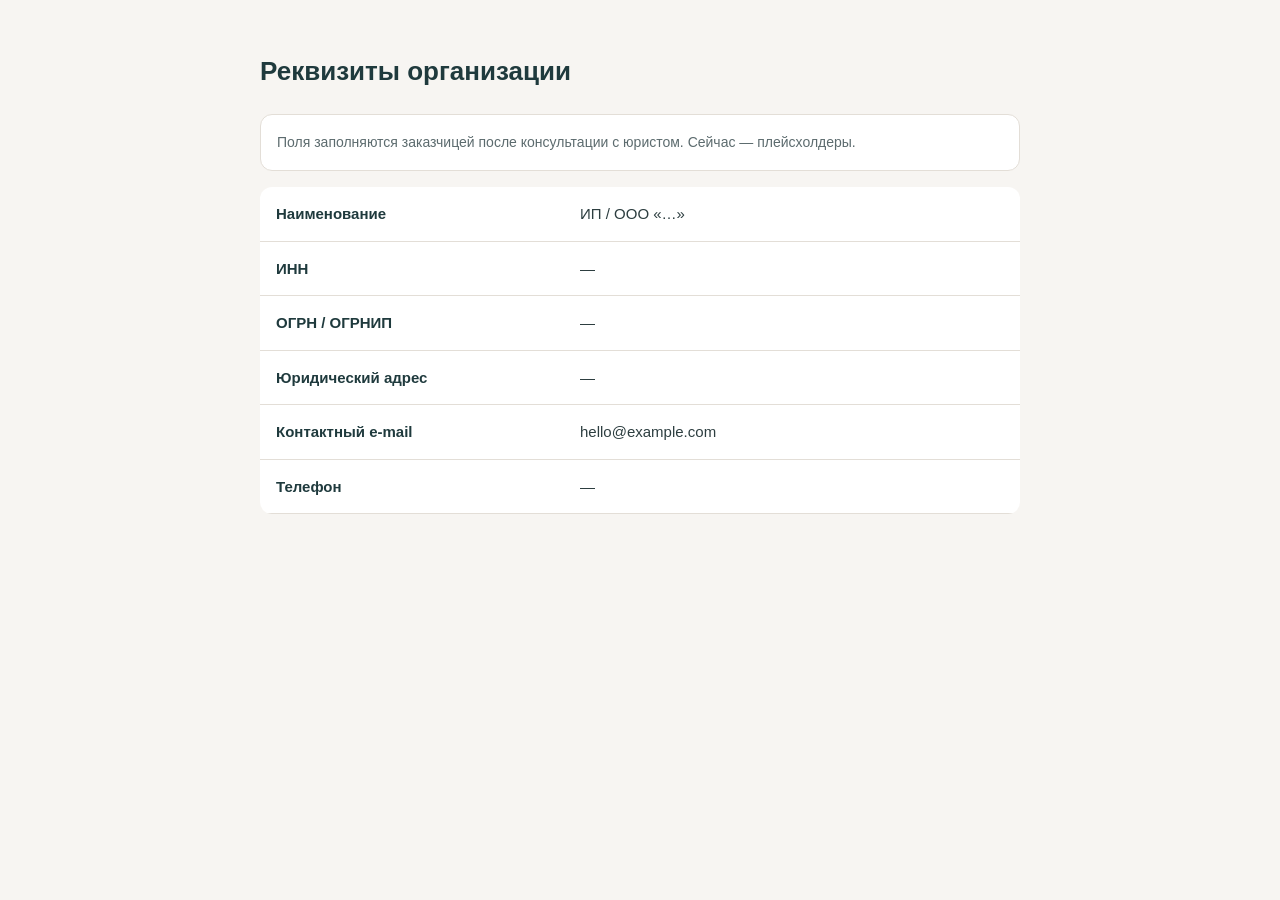
<file: docs/requisites.html>
<!DOCTYPE html>
<html lang="ru">
<head>
    <meta charset="UTF-8">
    <meta name="viewport" content="width=device-width, initial-scale=1.0">
    <title>Реквизиты организации</title>
    <style>
        body { font-family: -apple-system, "Segoe UI", Roboto, sans-serif; max-width: 760px; margin: 0 auto; padding: 32px 24px; color: #2D3E40; line-height: 1.7; background: #F7F5F2; }
        h1 { font-size: 26px; color: #1F3A3D; margin-bottom: 20px; }
        h2 { font-size: 18px; color: #1F3A3D; margin-top: 28px; }
        p, li { font-size: 15px; }
        table { width: 100%; border-collapse: collapse; margin-top: 16px; background: #fff; border-radius: 12px; overflow: hidden; }
        td { padding: 14px 16px; border-bottom: 1px solid #E3DED7; font-size: 15px; }
        td:first-child { font-weight: 600; width: 40%; color: #1F3A3D; }
        .note { background: #fff; border: 1px solid #E3DED7; border-radius: 12px; padding: 16px; font-size: 14px; color: #5C6B6E; }
    </style>
</head>
<body>
    <h1>Реквизиты организации</h1>
    <p class="note">Поля заполняются заказчицей после консультации с юристом. Сейчас — плейсхолдеры.</p>
    <table>
        <tr><td>Наименование</td><td>ИП / ООО «…»</td></tr>
        <tr><td>ИНН</td><td>—</td></tr>
        <tr><td>ОГРН / ОГРНИП</td><td>—</td></tr>
        <tr><td>Юридический адрес</td><td>—</td></tr>
        <tr><td>Контактный e-mail</td><td>hello@example.com</td></tr>
        <tr><td>Телефон</td><td>—</td></tr>
    </table>
</body>
</html>
</file>
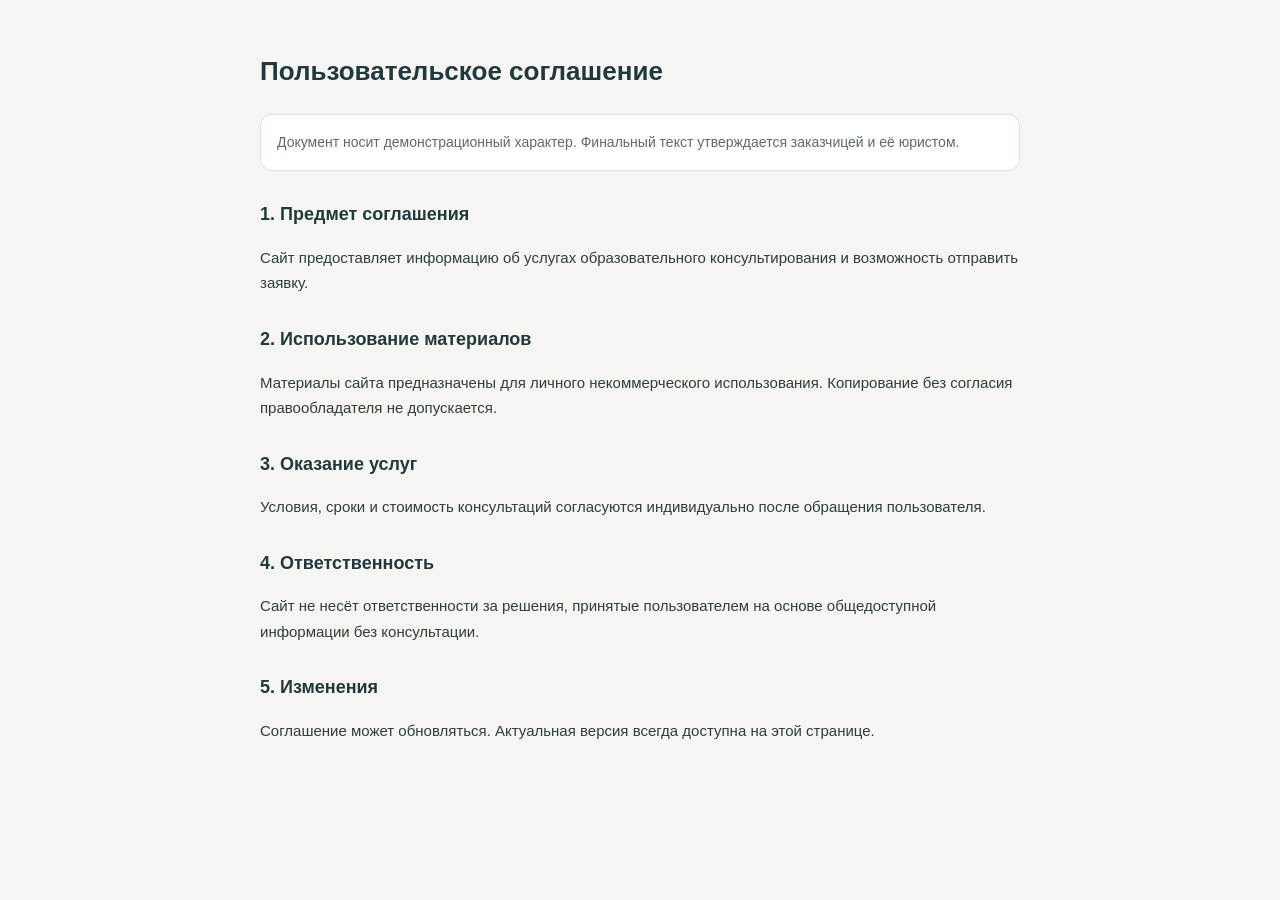
<file: docs/terms.html>
<!DOCTYPE html>
<html lang="ru">
<head>
    <meta charset="UTF-8">
    <meta name="viewport" content="width=device-width, initial-scale=1.0">
    <title>Пользовательское соглашение</title>
    <style>
        body { font-family: -apple-system, "Segoe UI", Roboto, sans-serif; max-width: 760px; margin: 0 auto; padding: 32px 24px; color: #2D3E40; line-height: 1.7; background: #F7F5F2; }
        h1 { font-size: 26px; color: #1F3A3D; margin-bottom: 20px; }
        h2 { font-size: 18px; color: #1F3A3D; margin-top: 28px; }
        p, li { font-size: 15px; }
        .note { background: #fff; border: 1px solid #E3DED7; border-radius: 12px; padding: 16px; font-size: 14px; color: #5C6B6E; }
    </style>
</head>
<body>
    <h1>Пользовательское соглашение</h1>
    <p class="note">Документ носит демонстрационный характер. Финальный текст утверждается заказчицей и её юристом.</p>
    <h2>1. Предмет соглашения</h2>
    <p>Сайт предоставляет информацию об услугах образовательного консультирования и возможность отправить заявку.</p>
    <h2>2. Использование материалов</h2>
    <p>Материалы сайта предназначены для личного некоммерческого использования. Копирование без согласия правообладателя не допускается.</p>
    <h2>3. Оказание услуг</h2>
    <p>Условия, сроки и стоимость консультаций согласуются индивидуально после обращения пользователя.</p>
    <h2>4. Ответственность</h2>
    <p>Сайт не несёт ответственности за решения, принятые пользователем на основе общедоступной информации без консультации.</p>
    <h2>5. Изменения</h2>
    <p>Соглашение может обновляться. Актуальная версия всегда доступна на этой странице.</p>
</body>
</html>
</file>
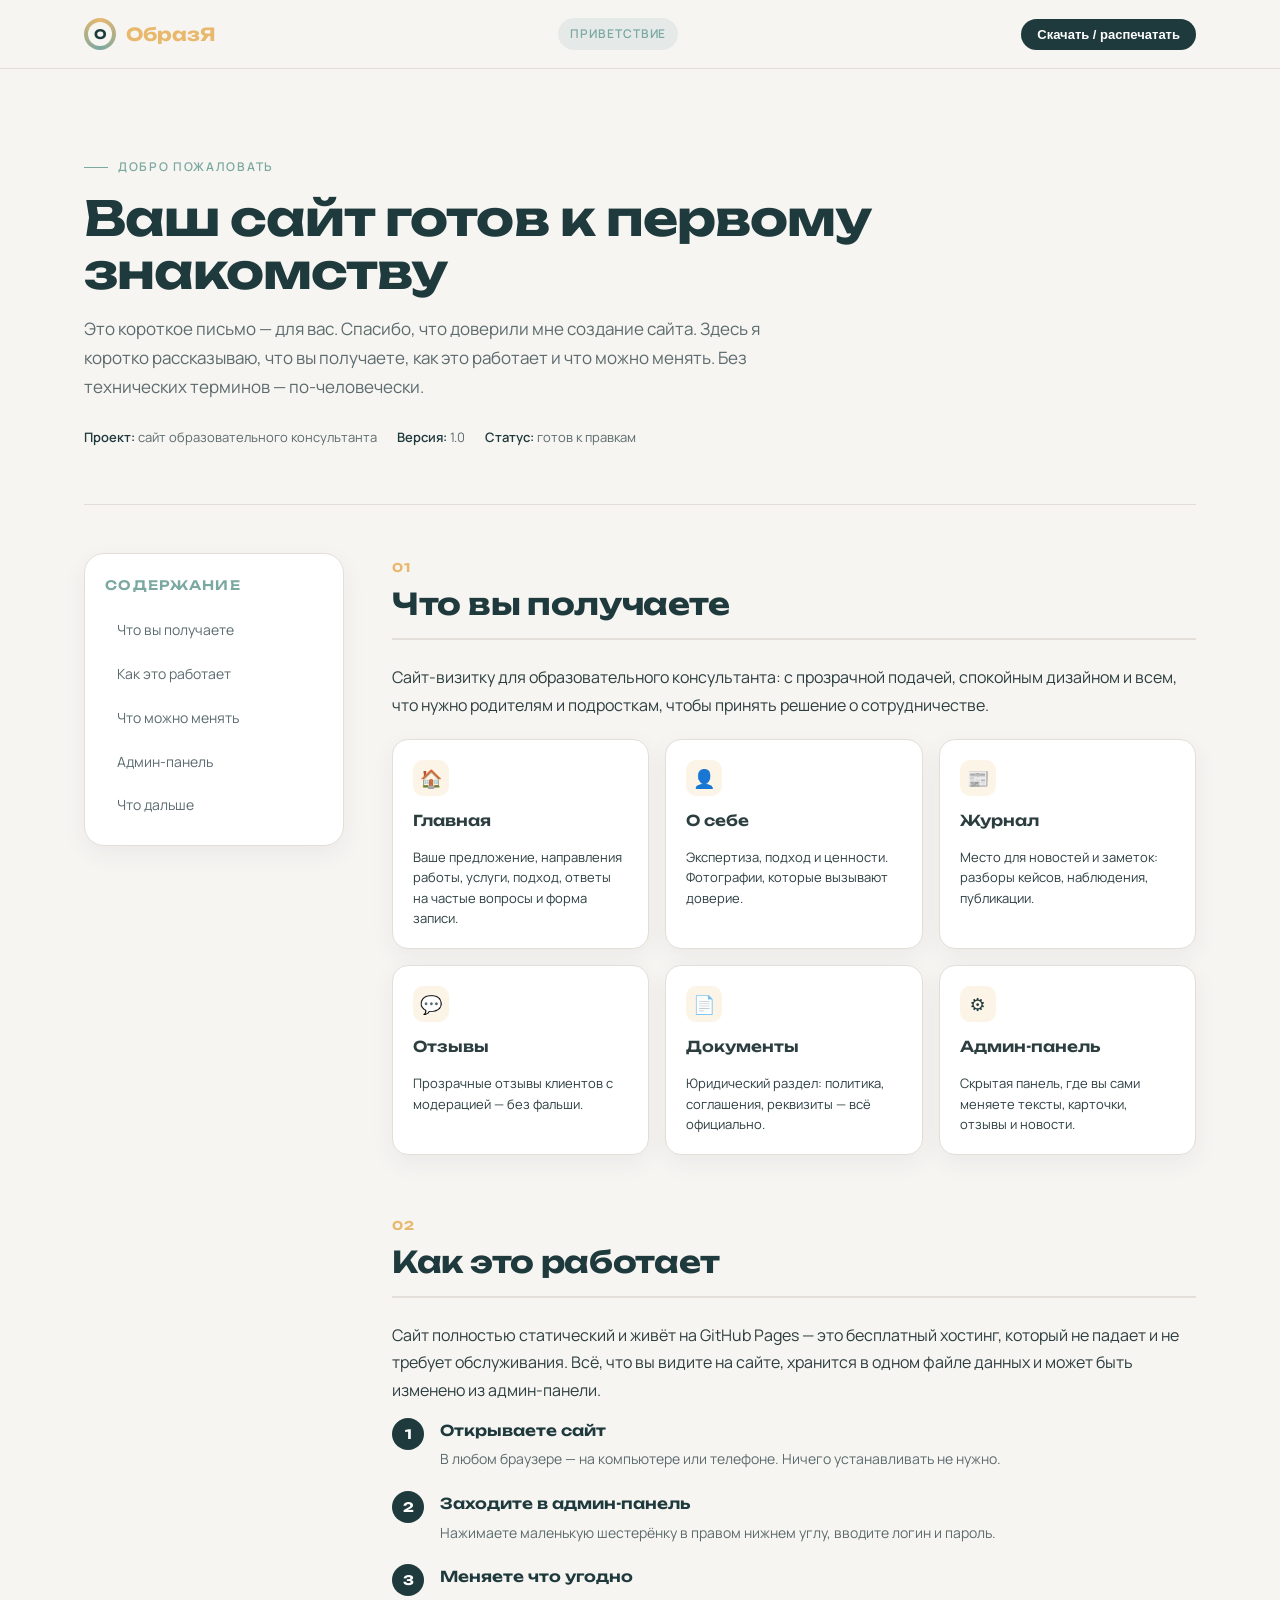
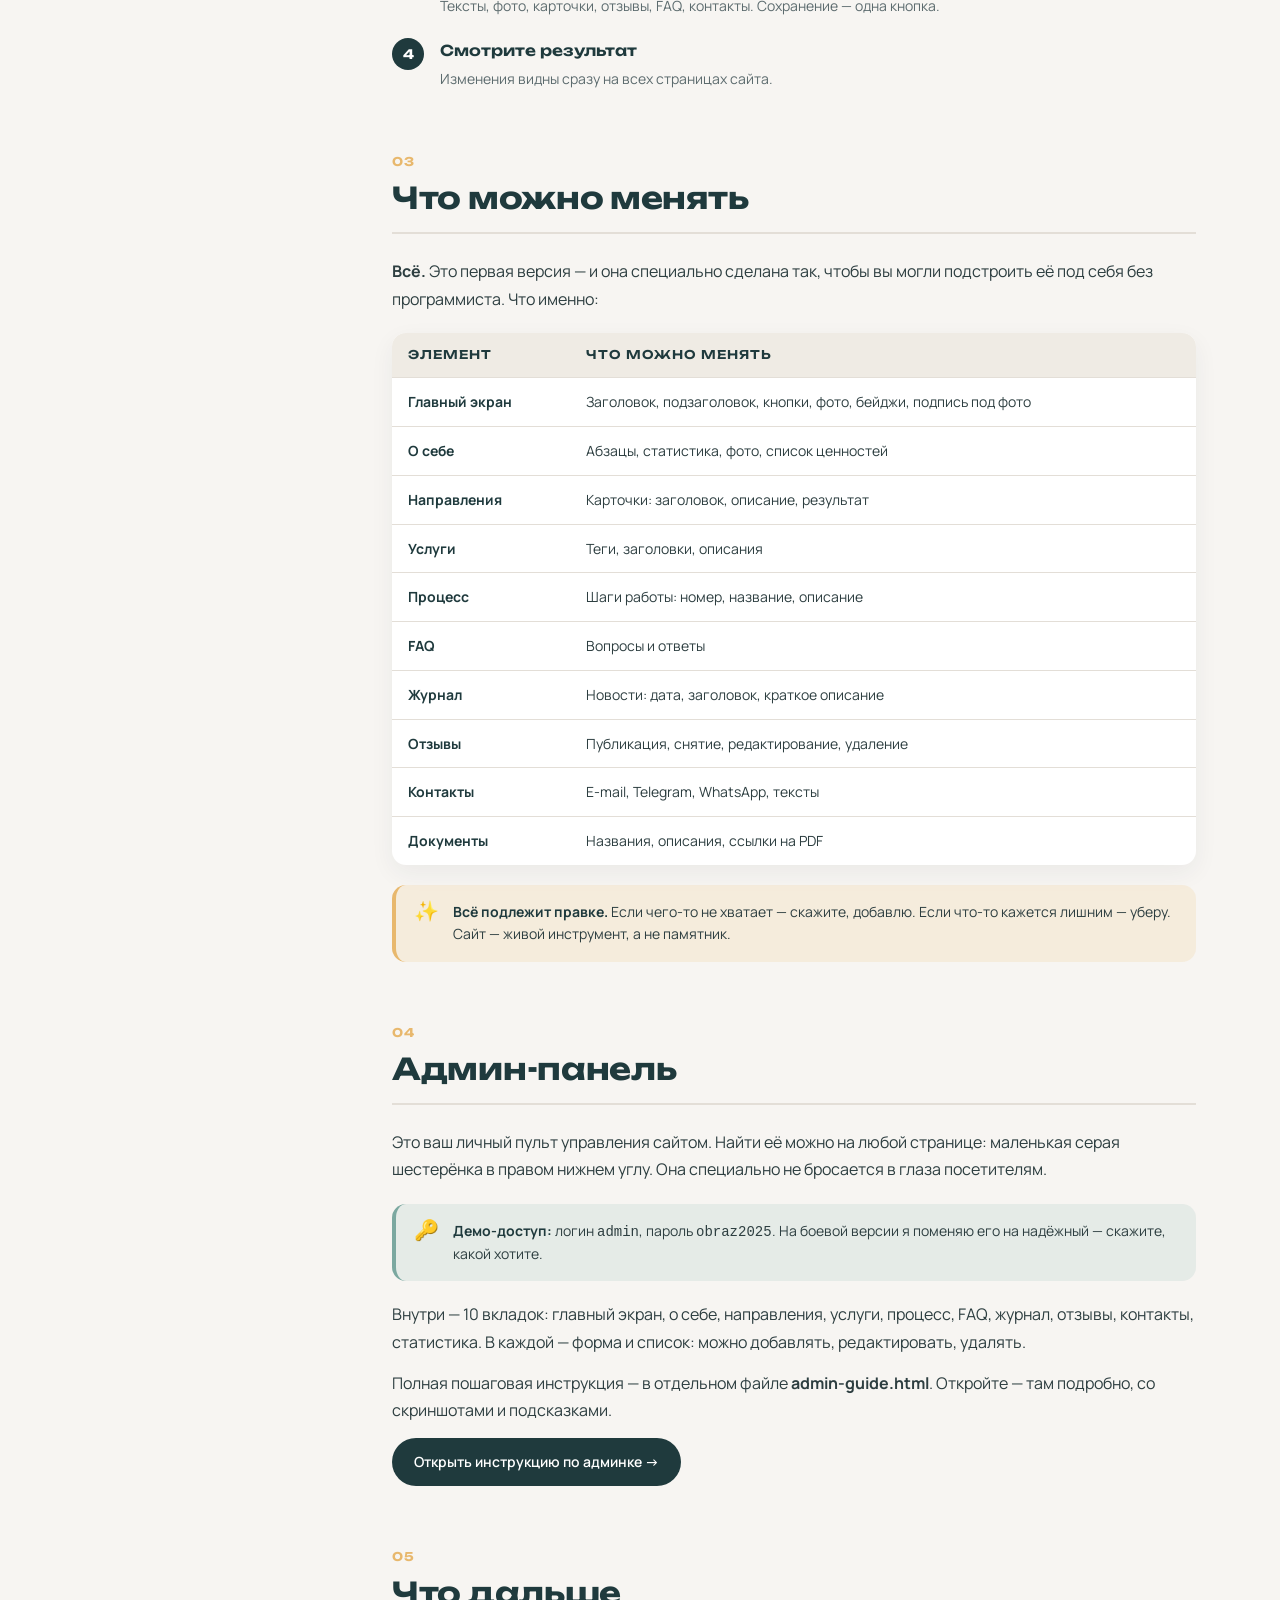
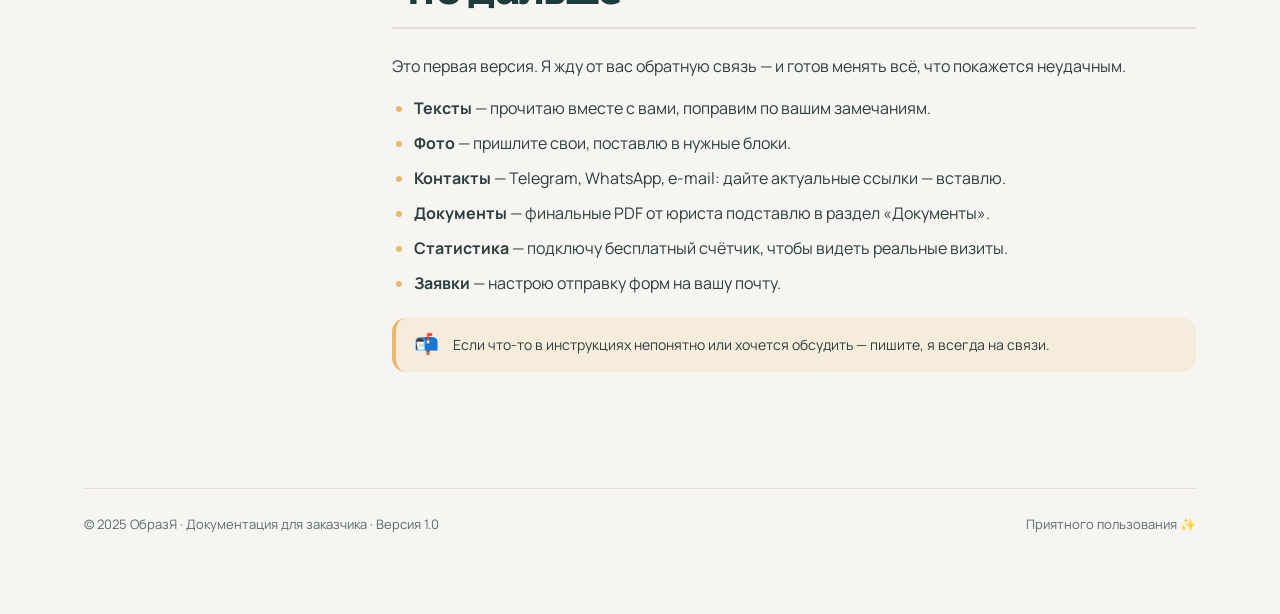
<file: docs/welcome.html>
<!DOCTYPE html>
<html lang="ru">
<head>
    <meta charset="UTF-8">
    <meta name="viewport" content="width=device-width, initial-scale=1.0">
    <title>Добро пожаловать — ОбразЯ</title>
    <link rel="preconnect" href="https://fonts.googleapis.com">
    <link rel="preconnect" href="https://fonts.gstatic.com" crossorigin>
    <link href="https://fonts.googleapis.com/css2?family=Manrope:wght@400;500;600;700&family=Unbounded:wght@600;700&display=swap" rel="stylesheet">
    <link rel="stylesheet" href="doc-style.css">
</head>
<body>
    <header class="doc-header">
        <div class="doc-header__inner">
            <a href="#" class="doc-logo">
                <span class="doc-logo__mark"></span>
                <span>Образ<span>Я</span></span>
            </a>
            <span class="doc-header__tag">Приветствие</span>
            <button class="doc-header__print" onclick="window.print()">Скачать / распечатать</button>
        </div>
    </header>

    <main class="doc-main">
        <div class="doc-hero">
            <p class="doc-hero__eyebrow">Добро пожаловать</p>
            <h1 class="doc-hero__title">Ваш сайт готов к первому знакомству</h1>
            <p class="doc-hero__text">Это короткое письмо — для вас. Спасибо, что доверили мне создание сайта. Здесь я коротко рассказываю, что вы получаете, как это работает и что можно менять. Без технических терминов — по-человечески.</p>
            <div class="doc-hero__meta">
                <span><strong>Проект:</strong> сайт образовательного консультанта</span>
                <span><strong>Версия:</strong> 1.0</span>
                <span><strong>Статус:</strong> готов к правкам</span>
            </div>
        </div>

        <div class="doc-layout">
            <aside class="doc-toc">
                <p class="doc-toc__title">Содержание</p>
                <ul class="doc-toc__list">
                    <li><a href="#what">Что вы получаете</a></li>
                    <li><a href="#how">Как это работает</a></li>
                    <li><a href="#change">Что можно менять</a></li>
                    <li><a href="#admin">Админ-панель</a></li>
                    <li><a href="#next">Что дальше</a></li>
                </ul>
            </aside>

            <article>
                <section class="doc-section" id="what">
                    <div class="doc-section__head">
                        <span class="doc-section__num">01</span>
                        <h2 class="doc-section__title">Что вы получаете</h2>
                    </div>
                    <p>Сайт-визитку для образовательного консультанта: с прозрачной подачей, спокойным дизайном и всем, что нужно родителям и подросткам, чтобы принять решение о сотрудничестве.</p>
                    <div class="doc-cards">
                        <div class="doc-card">
                            <div class="doc-card__icon">🏠</div>
                            <p class="doc-card__title">Главная</p>
                            <p class="doc-card__text">Ваше предложение, направления работы, услуги, подход, ответы на частые вопросы и форма записи.</p>
                        </div>
                        <div class="doc-card">
                            <div class="doc-card__icon">👤</div>
                            <p class="doc-card__title">О себе</p>
                            <p class="doc-card__text">Экспертиза, подход и ценности. Фотографии, которые вызывают доверие.</p>
                        </div>
                        <div class="doc-card">
                            <div class="doc-card__icon">📰</div>
                            <p class="doc-card__title">Журнал</p>
                            <p class="doc-card__text">Место для новостей и заметок: разборы кейсов, наблюдения, публикации.</p>
                        </div>
                        <div class="doc-card">
                            <div class="doc-card__icon">💬</div>
                            <p class="doc-card__title">Отзывы</p>
                            <p class="doc-card__text">Прозрачные отзывы клиентов с модерацией — без фальши.</p>
                        </div>
                        <div class="doc-card">
                            <div class="doc-card__icon">📄</div>
                            <p class="doc-card__title">Документы</p>
                            <p class="doc-card__text">Юридический раздел: политика, соглашения, реквизиты — всё официально.</p>
                        </div>
                        <div class="doc-card">
                            <div class="doc-card__icon">⚙️</div>
                            <p class="doc-card__title">Админ-панель</p>
                            <p class="doc-card__text">Скрытая панель, где вы сами меняете тексты, карточки, отзывы и новости.</p>
                        </div>
                    </div>
                </section>

                <section class="doc-section" id="how">
                    <div class="doc-section__head">
                        <span class="doc-section__num">02</span>
                        <h2 class="doc-section__title">Как это работает</h2>
                    </div>
                    <p>Сайт полностью статический и живёт на GitHub Pages — это бесплатный хостинг, который не падает и не требует обслуживания. Всё, что вы видите на сайте, хранится в одном файле данных и может быть изменено из админ-панели.</p>

                    <ul class="doc-steps">
                        <li>
                            <strong>Открываете сайт</strong>
                            <p>В любом браузере — на компьютере или телефоне. Ничего устанавливать не нужно.</p>
                        </li>
                        <li>
                            <strong>Заходите в админ-панель</strong>
                            <p>Нажимаете маленькую шестерёнку в правом нижнем углу, вводите логин и пароль.</p>
                        </li>
                        <li>
                            <strong>Меняете что угодно</strong>
                            <p>Тексты, фото, карточки, отзывы, FAQ, контакты. Сохранение — одна кнопка.</p>
                        </li>
                        <li>
                            <strong>Смотрите результат</strong>
                            <p>Изменения видны сразу на всех страницах сайта.</p>
                        </li>
                    </ul>
                </section>

                <section class="doc-section" id="change">
                    <div class="doc-section__head">
                        <span class="doc-section__num">03</span>
                        <h2 class="doc-section__title">Что можно менять</h2>
                    </div>
                    <p><strong>Всё.</strong> Это первая версия — и она специально сделана так, чтобы вы могли подстроить её под себя без программиста. Что именно:</p>
                    <table class="doc-table">
                        <thead><tr><th>Элемент</th><th>Что можно менять</th></tr></thead>
                        <tbody>
                            <tr><td><strong>Главный экран</strong></td><td>Заголовок, подзаголовок, кнопки, фото, бейджи, подпись под фото</td></tr>
                            <tr><td><strong>О себе</strong></td><td>Абзацы, статистика, фото, список ценностей</td></tr>
                            <tr><td><strong>Направления</strong></td><td>Карточки: заголовок, описание, результат</td></tr>
                            <tr><td><strong>Услуги</strong></td><td>Теги, заголовки, описания</td></tr>
                            <tr><td><strong>Процесс</strong></td><td>Шаги работы: номер, название, описание</td></tr>
                            <tr><td><strong>FAQ</strong></td><td>Вопросы и ответы</td></tr>
                            <tr><td><strong>Журнал</strong></td><td>Новости: дата, заголовок, краткое описание</td></tr>
                            <tr><td><strong>Отзывы</strong></td><td>Публикация, снятие, редактирование, удаление</td></tr>
                            <tr><td><strong>Контакты</strong></td><td>E-mail, Telegram, WhatsApp, тексты</td></tr>
                            <tr><td><strong>Документы</strong></td><td>Названия, описания, ссылки на PDF</td></tr>
                        </tbody>
                    </table>

                    <div class="doc-callout doc-callout--accent">
                        <span class="doc-callout__icon">✨</span>
                        <p><strong>Всё подлежит правке.</strong> Если чего-то не хватает — скажите, добавлю. Если что-то кажется лишним — уберу. Сайт — живой инструмент, а не памятник.</p>
                    </div>
                </section>

                <section class="doc-section" id="admin">
                    <div class="doc-section__head">
                        <span class="doc-section__num">04</span>
                        <h2 class="doc-section__title">Админ-панель</h2>
                    </div>
                    <p>Это ваш личный пульт управления сайтом. Найти её можно на любой странице: маленькая серая шестерёнка в правом нижнем углу. Она специально не бросается в глаза посетителям.</p>

                    <div class="doc-callout">
                        <span class="doc-callout__icon">🔑</span>
                        <p><strong>Демо-доступ:</strong> логин <code>admin</code>, пароль <code>obraz2025</code>. На боевой версии я поменяю его на надёжный — скажите, какой хотите.</p>
                    </div>

                    <p>Внутри — 10 вкладок: главный экран, о себе, направления, услуги, процесс, FAQ, журнал, отзывы, контакты, статистика. В каждой — форма и список: можно добавлять, редактировать, удалять.</p>
                    <p>Полная пошаговая инструкция — в отдельном файле <strong>admin-guide.html</strong>. Откройте — там подробно, со скриншотами и подсказками.</p>

                    <a href="admin-guide.html" class="doc-btn">Открыть инструкцию по админке →</a>
                </section>

                <section class="doc-section" id="next">
                    <div class="doc-section__head">
                        <span class="doc-section__num">05</span>
                        <h2 class="doc-section__title">Что дальше</h2>
                    </div>
                    <p>Это первая версия. Я жду от вас обратную связь — и готов менять всё, что покажется неудачным.</p>
                    <ul>
                        <li><strong>Тексты</strong> — прочитаю вместе с вами, поправим по вашим замечаниям.</li>
                        <li><strong>Фото</strong> — пришлите свои, поставлю в нужные блоки.</li>
                        <li><strong>Контакты</strong> — Telegram, WhatsApp, e-mail: дайте актуальные ссылки — вставлю.</li>
                        <li><strong>Документы</strong> — финальные PDF от юриста подставлю в раздел «Документы».</li>
                        <li><strong>Статистика</strong> — подключу бесплатный счётчик, чтобы видеть реальные визиты.</li>
                        <li><strong>Заявки</strong> — настрою отправку форм на вашу почту.</li>
                    </ul>

                    <div class="doc-callout doc-callout--accent">
                        <span class="doc-callout__icon">📬</span>
                        <p>Если что-то в инструкциях непонятно или хочется обсудить — пишите, я всегда на связи.</p>
                    </div>
                </section>
            </article>
        </div>

        <div class="doc-footer">
            <span>© 2025 ОбразЯ · Документация для заказчика · Версия 1.0</span>
            <span>Приятного пользования ✨</span>
        </div>
    </main>
</body>
</html>
</file>
<file: docs/doc-style.css>
*, *::before, *::after { box-sizing: border-box; }
html { scroll-behavior: smooth; }
body {
    margin: 0;
    font-family: 'Manrope', system-ui, sans-serif;
    font-size: 16px;
    line-height: 1.7;
    color: #2D3E40;
    background: #F7F5F2;
    -webkit-font-smoothing: antialiased;
}
h1, h2, h3, h4, p, ul, ol { margin: 0; }
a { color: #1F3A3D; text-decoration: none; }
img { max-width: 100%; display: block; }
ul, ol { padding-left: 22px; }
::selection { background: #E8B86D; color: #1F3A3D; }

:root {
    --dark: #1F3A3D;
    --dark-soft: #2A4A4E;
    --text: #2D3E40;
    --muted: #5C6B6E;
    --accent: #E8B86D;
    --accent-soft: rgba(232,184,109,0.16);
    --secondary: #7BA8A0;
    --secondary-soft: rgba(123,168,160,0.14);
    --border: #E3DED7;
    --bg: #F7F5F2;
    --bg-alt: #EFEBE4;
    --surface: #FFFFFF;
    --heading: 'Unbounded', system-ui, sans-serif;
    --body: 'Manrope', system-ui, sans-serif;
    --shadow-card: 0 8px 24px rgba(31,58,61,0.06);
    --shadow-lift: 0 20px 48px rgba(31,58,61,0.12);
}

/* ===== Шапка документа ===== */
.doc-header {
    position: sticky;
    top: 0;
    z-index: 50;
    background: rgba(247,245,242,0.92);
    backdrop-filter: blur(12px);
    -webkit-backdrop-filter: blur(12px);
    border-bottom: 1px solid var(--border);
}
.doc-header__inner {
    max-width: 1160px;
    margin: 0 auto;
    padding: 0 24px;
    height: 68px;
    display: flex;
    align-items: center;
    justify-content: space-between;
    gap: 16px;
}
.doc-logo {
    display: inline-flex;
    align-items: center;
    gap: 10px;
    font-family: var(--heading);
    font-size: 18px;
    font-weight: 700;
    color: var(--dark);
}
.doc-logo__mark {
    width: 32px; height: 32px;
    border-radius: 50%;
    background: conic-gradient(from 0deg, var(--accent), var(--secondary), var(--accent));
    position: relative;
}
.doc-logo__mark::after {
    content: '';
    position: absolute;
    inset: 4px;
    border-radius: 50%;
    background: var(--bg);
}
.doc-logo__mark::before {
    content: 'О';
    position: absolute;
    inset: 0;
    display: flex;
    align-items: center;
    justify-content: center;
    font-size: 13px;
    font-weight: 700;
    color: var(--dark);
    z-index: 2;
}
.doc-logo span { color: var(--accent); }
.doc-header__tag {
    font-size: 12px;
    font-weight: 600;
    letter-spacing: 0.08em;
    text-transform: uppercase;
    color: var(--secondary);
    padding: 6px 12px;
    border-radius: 999px;
    background: var(--secondary-soft);
}
.doc-header__print {
    padding: 8px 16px;
    border-radius: 999px;
    background: var(--dark);
    color: #fff;
    font-size: 13px;
    font-weight: 600;
    border: 0;
    cursor: pointer;
    transition: background 0.2s;
}
.doc-header__print:hover { background: var(--dark-soft); }

/* ===== Контейнер ===== */
.doc-main {
    max-width: 1160px;
    margin: 0 auto;
    padding: 40px 24px 80px;
}

/* ===== Hero ===== */
.doc-hero {
    padding: 40px 0 56px;
    border-bottom: 1px solid var(--border);
    margin-bottom: 48px;
}
.doc-hero__eyebrow {
    font-size: 12px;
    font-weight: 600;
    letter-spacing: 0.14em;
    text-transform: uppercase;
    color: var(--secondary);
    margin-bottom: 14px;
    display: inline-flex;
    align-items: center;
    gap: 10px;
}
.doc-hero__eyebrow::before {
    content: '';
    width: 24px; height: 1px;
    background: var(--secondary);
}
.doc-hero__title {
    font-family: var(--heading);
    font-size: clamp(30px, 5vw, 48px);
    line-height: 1.1;
    letter-spacing: -0.02em;
    color: var(--dark);
    margin-bottom: 18px;
    max-width: 820px;
}
.doc-hero__text {
    font-size: 17px;
    color: var(--muted);
    max-width: 720px;
}
.doc-hero__meta {
    margin-top: 24px;
    display: flex;
    gap: 20px;
    flex-wrap: wrap;
    font-size: 13px;
    color: var(--muted);
}
.doc-hero__meta strong { color: var(--dark); font-weight: 600; }

/* ===== Раскладка с оглавлением ===== */
.doc-layout {
    display: grid;
    grid-template-columns: 260px 1fr;
    gap: 48px;
    align-items: start;
}
.doc-toc {
    position: sticky;
    top: 88px;
    padding: 20px;
    border-radius: 20px;
    background: var(--surface);
    border: 1px solid var(--border);
    box-shadow: var(--shadow-card);
}
.doc-toc__title {
    font-family: var(--heading);
    font-size: 13px;
    font-weight: 600;
    letter-spacing: 0.1em;
    text-transform: uppercase;
    color: var(--secondary);
    margin-bottom: 14px;
}
.doc-toc__list { list-style: none; padding: 0; margin: 0; display: flex; flex-direction: column; gap: 4px; }
.doc-toc__list a {
    display: block;
    padding: 8px 12px;
    border-radius: 10px;
    font-size: 14px;
    color: var(--muted);
    transition: background 0.15s, color 0.15s;
}
.doc-toc__list a:hover { background: var(--bg); color: var(--dark); }

/* ===== Секции ===== */
.doc-section { margin-bottom: 56px; scroll-margin-top: 88px; }
.doc-section__head {
    margin-bottom: 24px;
    padding-bottom: 16px;
    border-bottom: 2px solid var(--border);
}
.doc-section__num {
    display: inline-block;
    font-family: var(--heading);
    font-size: 12px;
    font-weight: 700;
    color: var(--accent);
    letter-spacing: 0.1em;
    margin-bottom: 8px;
}
.doc-section__title {
    font-family: var(--heading);
    font-size: clamp(22px, 3vw, 30px);
    line-height: 1.2;
    letter-spacing: -0.01em;
    color: var(--dark);
}
.doc-section__desc { font-size: 16px; color: var(--muted); margin-top: 10px; }

.doc-section p { margin-bottom: 14px; color: var(--text); }
.doc-section p:last-child { margin-bottom: 0; }
.doc-section h3 {
    font-family: var(--heading);
    font-size: 18px;
    color: var(--dark);
    margin: 28px 0 12px;
    font-weight: 600;
}
.doc-section h4 {
    font-family: var(--body);
    font-size: 15px;
    color: var(--dark);
    font-weight: 700;
    margin: 20px 0 8px;
}
.doc-section ul, .doc-section ol { margin: 12px 0 16px; }
.doc-section li { margin-bottom: 8px; color: var(--text); }
.doc-section li::marker { color: var(--accent); font-weight: 700; }

/* ===== Карточки ===== */
.doc-cards {
    display: grid;
    grid-template-columns: repeat(auto-fill, minmax(240px, 1fr));
    gap: 16px;
    margin: 20px 0;
}
.doc-card {
    padding: 20px;
    border-radius: 16px;
    background: var(--surface);
    border: 1px solid var(--border);
    box-shadow: var(--shadow-card);
}
.doc-card__icon {
    width: 36px; height: 36px;
    border-radius: 10px;
    background: var(--accent-soft);
    color: var(--dark);
    display: flex; align-items: center; justify-content: center;
    font-size: 18px;
    margin-bottom: 12px;
}
.doc-card__title {
    font-family: var(--heading);
    font-size: 15px;
    font-weight: 600;
    color: var(--dark);
    margin-bottom: 6px;
}
.doc-card__text { font-size: 13px; color: var(--muted); line-height: 1.55; }

/* ===== Плашки ===== */
.doc-callout {
    display: flex;
    gap: 14px;
    padding: 16px 18px;
    border-radius: 14px;
    margin: 20px 0;
    border-left: 4px solid var(--secondary);
    background: var(--secondary-soft);
    font-size: 14px;
    line-height: 1.6;
}
.doc-callout--accent {
    border-left-color: var(--accent);
    background: var(--accent-soft);
}
.doc-callout--warn {
    border-left-color: #C8553D;
    background: rgba(200,85,61,0.08);
}
.doc-callout__icon {
    font-size: 20px;
    line-height: 1;
    flex-shrink: 0;
}
.doc-callout strong { color: var(--dark); }

/* ===== Шаги ===== */
.doc-steps { list-style: none; padding: 0; counter-reset: step; margin: 20px 0; }
.doc-steps li {
    position: relative;
    padding-left: 48px;
    margin-bottom: 20px;
    counter-increment: step;
}
.doc-steps li::before {
    content: counter(step);
    position: absolute;
    left: 0; top: 0;
    width: 32px; height: 32px;
    border-radius: 50%;
    background: var(--dark);
    color: #fff;
    display: flex; align-items: center; justify-content: center;
    font-family: var(--heading);
    font-size: 13px;
    font-weight: 700;
}
.doc-steps li strong {
    display: block;
    font-family: var(--heading);
    font-size: 15px;
    color: var(--dark);
    margin-bottom: 4px;
    font-weight: 600;
}
.doc-steps li p { margin: 0; font-size: 14px; color: var(--muted); }

/* ===== Таблица ===== */
.doc-table {
    width: 100%;
    border-collapse: collapse;
    margin: 20px 0;
    border-radius: 14px;
    overflow: hidden;
    box-shadow: var(--shadow-card);
    background: var(--surface);
}
.doc-table th, .doc-table td {
    padding: 12px 16px;
    text-align: left;
    font-size: 14px;
    border-bottom: 1px solid var(--border);
}
.doc-table th {
    background: var(--bg-alt);
    font-family: var(--heading);
    font-size: 12px;
    font-weight: 600;
    text-transform: uppercase;
    letter-spacing: 0.08em;
    color: var(--dark);
}
.doc-table tr:last-child td { border-bottom: 0; }
.doc-table td strong { color: var(--dark); }

/* ===== Скрин-плейсхолдер ===== */
.doc-screen {
    margin: 20px 0;
    border-radius: 16px;
    overflow: hidden;
    border: 1px solid var(--border);
    box-shadow: var(--shadow-card);
    background: linear-gradient(135deg, var(--accent-soft), var(--secondary-soft));
    aspect-ratio: 16 / 9;
    display: flex;
    align-items: center;
    justify-content: center;
    color: var(--muted);
    font-size: 14px;
    font-style: italic;
    text-align: center;
    padding: 20px;
}

/* ===== Кнопки ===== */
.doc-btn {
    display: inline-flex;
    align-items: center;
    gap: 8px;
    padding: 12px 22px;
    border-radius: 999px;
    background: var(--dark);
    color: #fff;
    font-weight: 600;
    font-size: 14px;
    border: 0;
    cursor: pointer;
    transition: background 0.2s, transform 0.2s;
}
.doc-btn:hover { background: var(--dark-soft); transform: translateY(-1px); }
.doc-btn--ghost {
    background: transparent;
    color: var(--dark);
    border: 1.5px solid var(--border);
}
.doc-btn--ghost:hover { border-color: var(--dark); background: var(--surface); }

/* ===== Футер документа ===== */
.doc-footer {
    border-top: 1px solid var(--border);
    margin-top: 60px;
    padding-top: 24px;
    font-size: 13px;
    color: var(--muted);
    display: flex;
    justify-content: space-between;
    gap: 16px;
    flex-wrap: wrap;
}

/* ===== Печать ===== */
@media print {
    body { background: #fff; }
    .doc-header, .doc-toc, .doc-header__print, .doc-footer { display: none !important; }
    .doc-main { padding: 20px; max-width: 100%; }
    .doc-layout { grid-template-columns: 1fr; gap: 0; }
    .doc-section { page-break-inside: avoid; }
    .doc-card, .doc-table, .doc-callout { box-shadow: none; border: 1px solid #ccc; }
}

/* ===== Мобилка ===== */
@media (max-width: 900px) {
    .doc-layout { grid-template-columns: 1fr; gap: 24px; }
    .doc-toc { position: static; }
    .doc-toc__list { flex-direction: row; flex-wrap: wrap; }
    .doc-toc__list a { padding: 6px 10px; }
}
@media (max-width: 640px) {
    .doc-main { padding: 24px 16px 60px; }
    .doc-hero { padding: 24px 0 32px; margin-bottom: 32px; }
    .doc-header__inner { padding: 0 16px; height: 60px; }
    .doc-header__tag { display: none; }
    .doc-logo { font-size: 15px; }
    .doc-logo__mark { width: 28px; height: 28px; }
    .doc-cards { grid-template-columns: 1fr; }
    .doc-steps li { padding-left: 40px; }
    .doc-steps li::before { width: 28px; height: 28px; font-size: 12px; }
}
</file>
